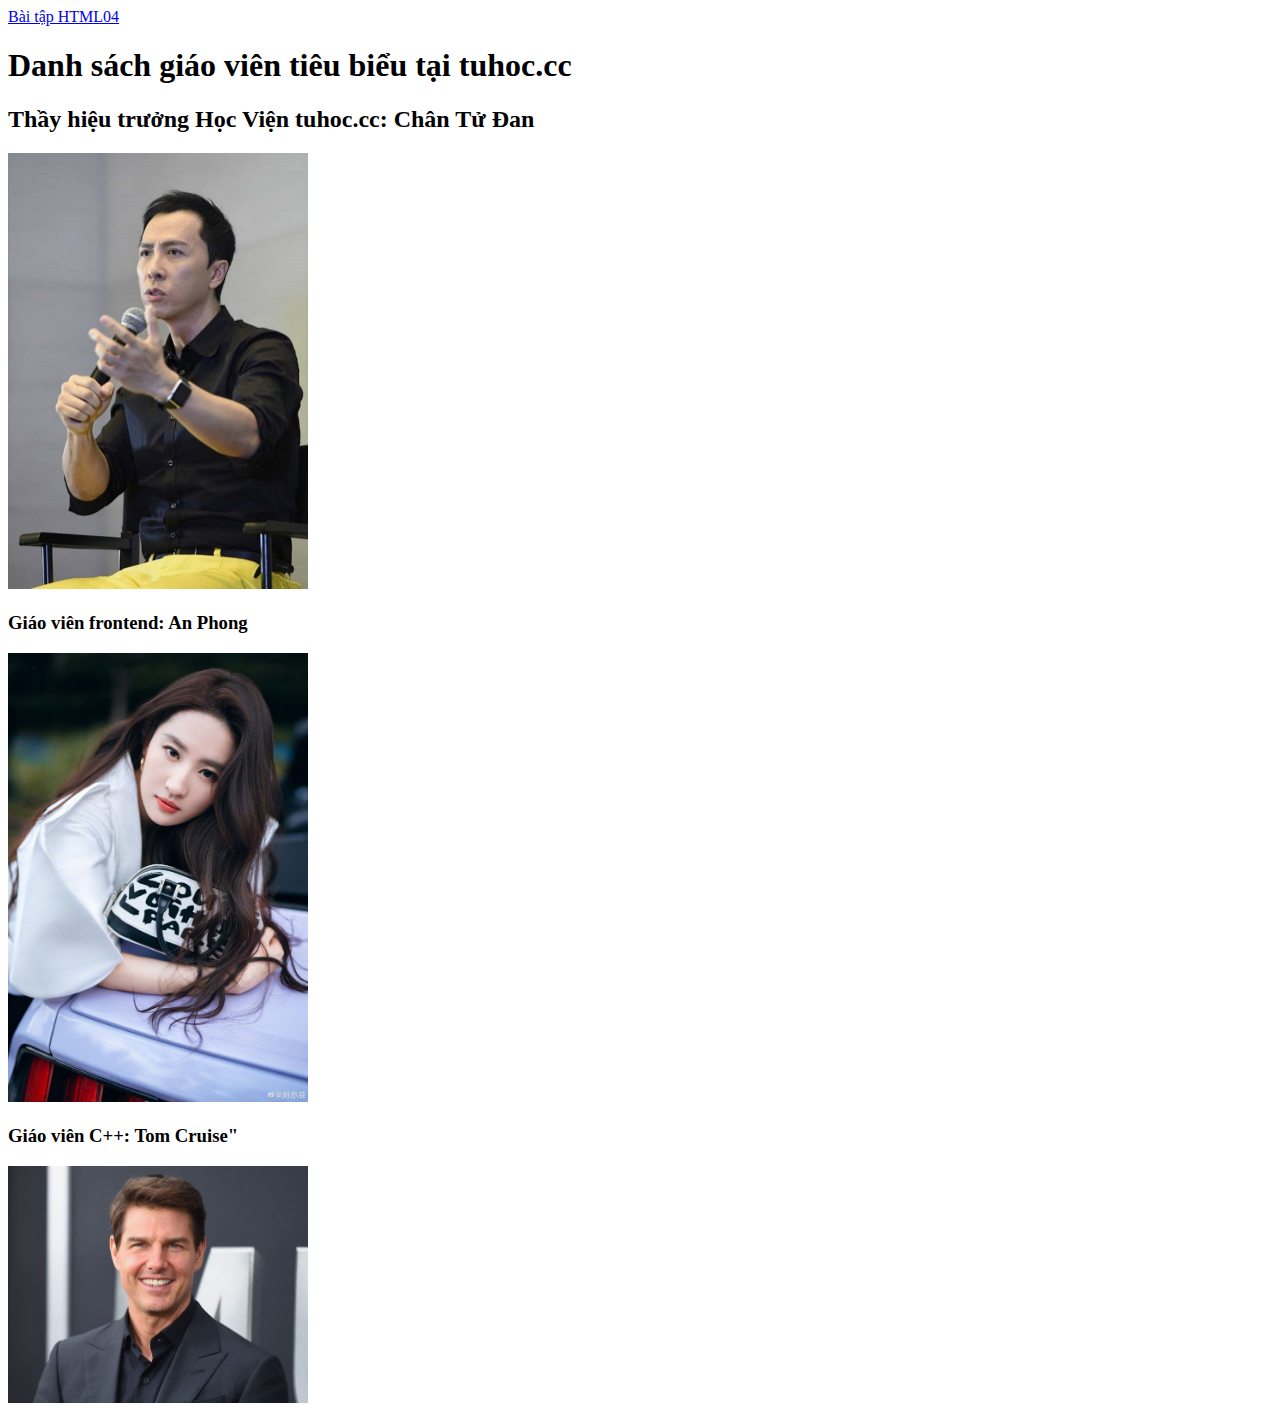
<file: Nguyen Duc Manh 2.1/🧀 Web Programming/☘ html css/10.baitap04-inline-internal-external-css/index.html>
<!DOCTYPE html>
<html lang="vi">

<head>
    <meta charset="UTF-8">
    <meta name="viewport" content="width=device-width, initial-scale=1.0">
    <title>Bài tập HTML04 </title>
</head>

<body>
    <a href="http://tuhoc.cc/">Bài tập HTML04</a>
    <!-- 1.Dùng css inline Cho tiêu đề color: red-->
    <h1>Danh sách giáo viên tiêu biểu tại tuhoc.cc</h1>

    <!-- 2.Dùng internal css  Cho tên thầy hiệu trưởng màu blue color: blue-->
    <h2>Thầy hiệu trưởng Học Viện tuhoc.cc: Chân Tử Đan</h2>
    <img src="./img/hieutruong.jpg" alt="hiệu trưởng Học Viện tuhoc.cc" width="300">

    <!-- 3.Dùng external css Cho tên giáo viên C++, giáo viên front end màu: color: green -->
    <h3>Giáo viên frontend: An Phong</h3>
    <img src="./img/giao-vien-frontend.jpg" alt="Giáo viên frontend: An Phong" width="300">
    <h3>Giáo viên C++: Tom Cruise"</h3>
    <img src="./img/giao-vien-c.jpg" alt="Giáo viên C++: Tom Cruise" width="300">
</body>

</html>
</file>
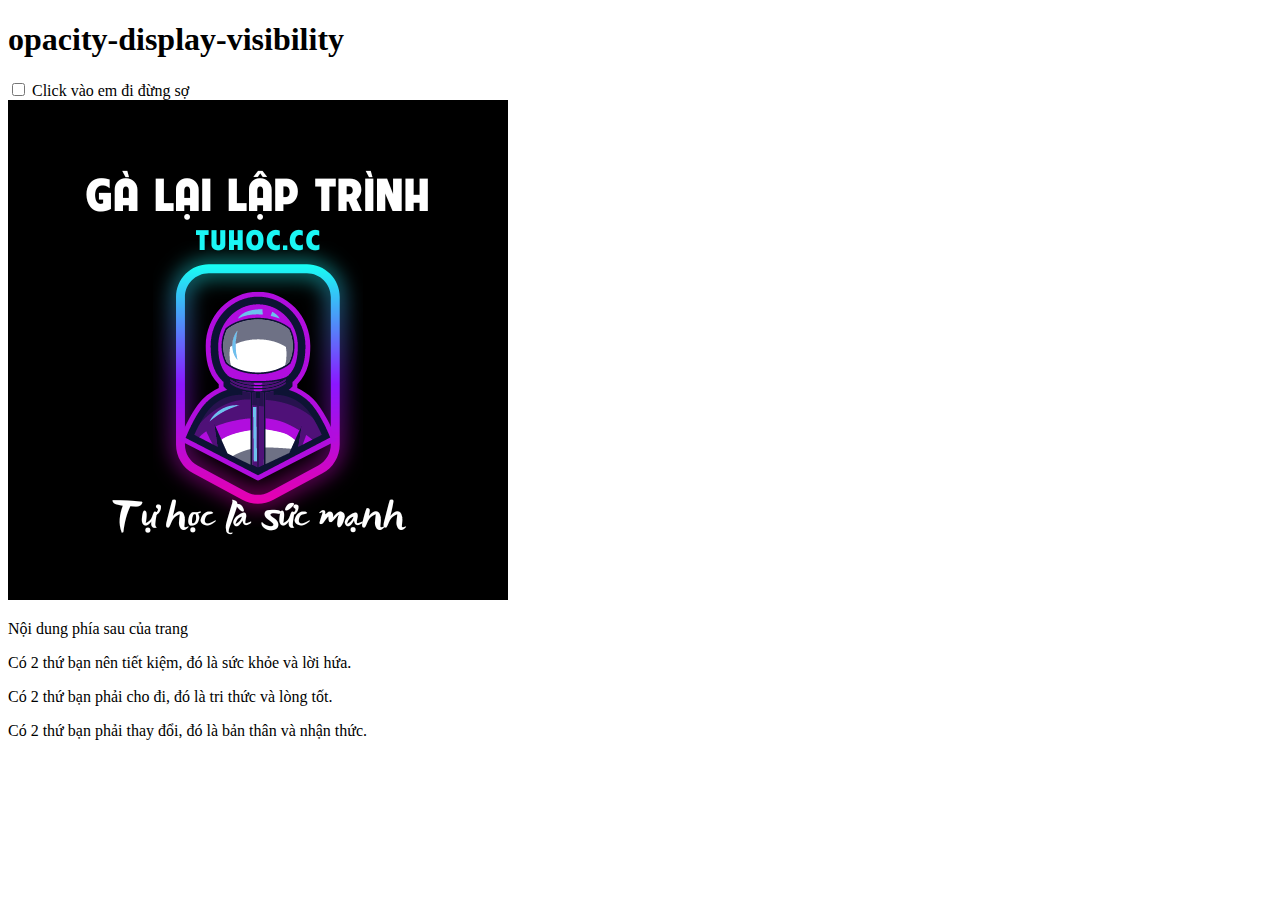
<file: Nguyen Duc Manh 2.1/🧀 Web Programming/☘ html css/11.lythuyet-24.2-sudung-opacity-display-visibility/index.html>
<!DOCTYPE html>
<html lang="vi">

<head>
    <meta charset="UTF-8">
    <meta name="viewport" content="width=device-width, initial-scale=1.0">
    <link rel="stylesheet" href="style.css">
    <title>Trường hợp sử dụng opacity-display-visibility Tuhoc.cc</title>
</head>

<body>
    <h1>opacity-display-visibility</h1>
    <input type="checkbox"> Click vào em đi đừng sợ <br>
    <img src="./img/logo.png" alt="tuhoc.cc">
    <p>Nội dung phía sau của trang</p>
    <p>Có 2 thứ bạn nên tiết kiệm, đó là sức khỏe và lời hứa.</p>
    <p>Có 2 thứ bạn phải cho đi, đó là tri thức và lòng tốt.</p>
    <p>Có 2 thứ bạn phải thay đổi, đó là bản thân và nhận thức.</p>
</body>

</html>
</file>
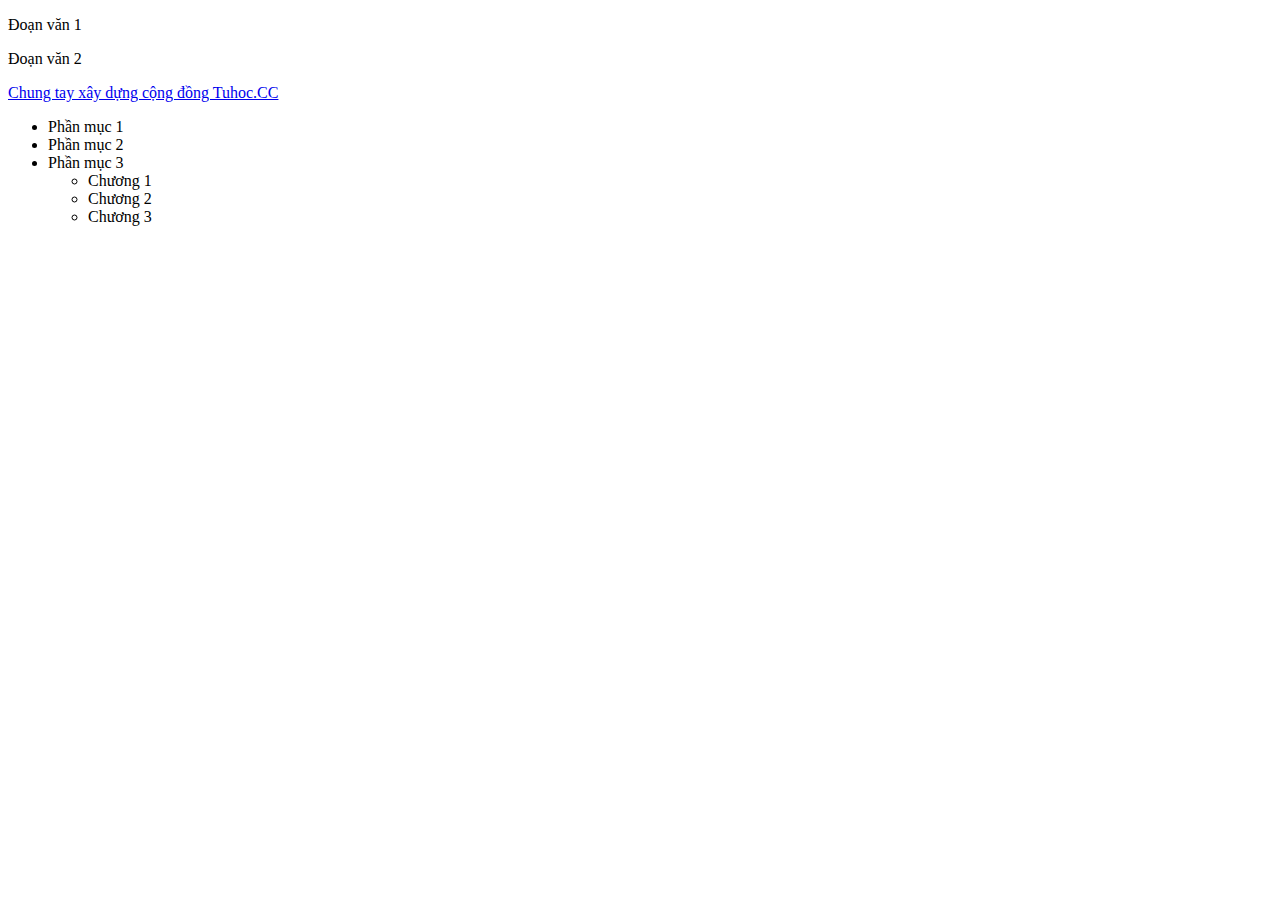
<file: Nguyen Duc Manh 2.1/🧀 Web Programming/☘ html css/12.baitap05- star- selector/index.html>
<!DOCTYPE html>
<html lang="vi">

<head>
    <meta charset="UTF-8">
    <meta name="viewport" content="width=device-width, initial-scale=1.0">
    <link rel="stylesheet" href="style.css">
    <title>Bài tập 05 - * selector </title>
</head>

<body>
    <p>Đoạn văn 1</p>
    <p>Đoạn văn 2</p>
    <a href="http://tuhoc.cc">Chung tay xây dựng cộng đồng Tuhoc.CC</a>

    <ul>
        <li>Phần mục 1</li>
        <li>Phần mục 2</li>
        <li>
            Phần mục 3
            <ul>
                <li>Chương 1</li>
                <li>Chương 2</li>
                <li>Chương 3</li>
            </ul>
        </li>
    </ul>
</body>

</html>
</file>
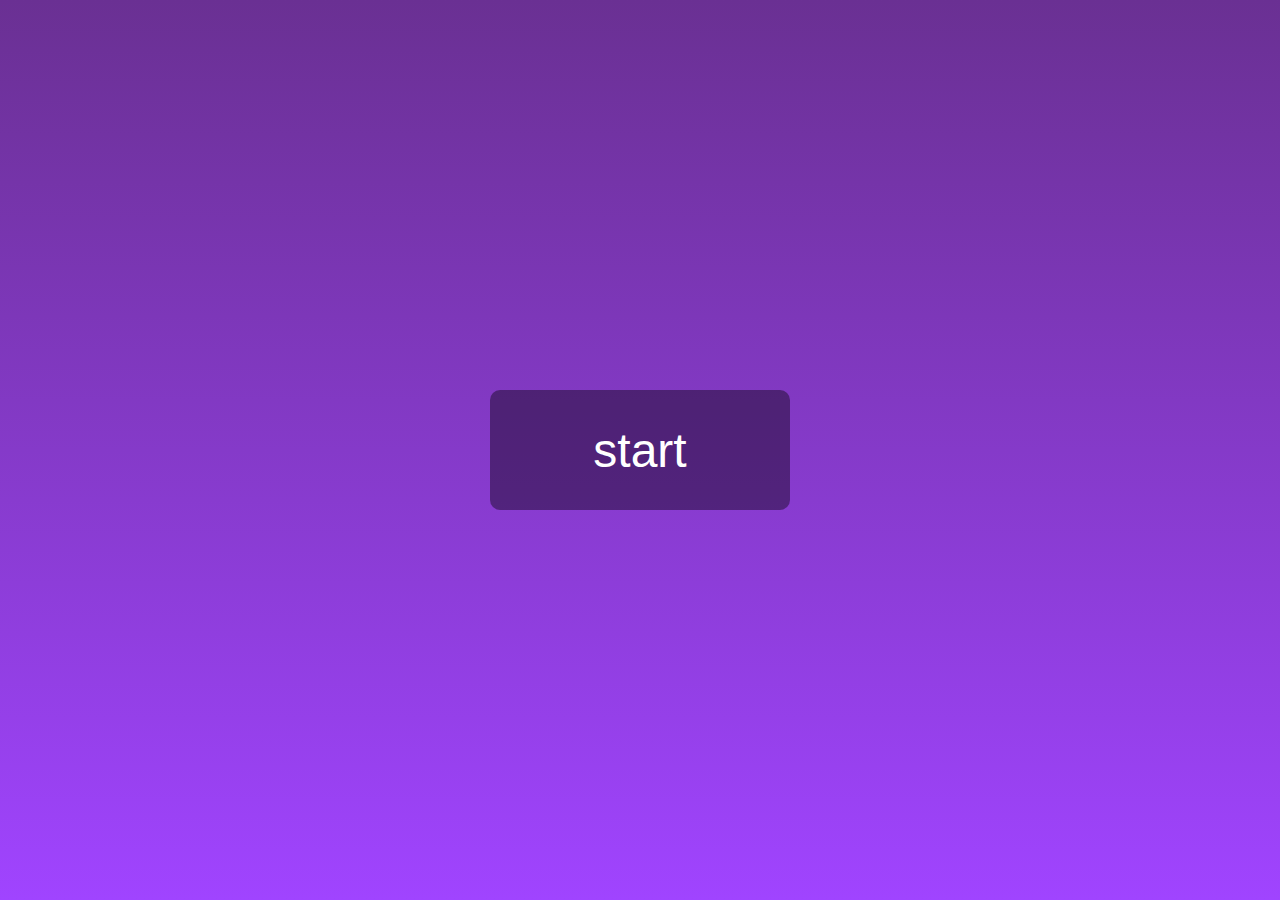
<file: Nguyen Duc Manh 2.1/🧀 Web Programming/☘ html css/🥩🥩/36.4 - Dom - Digital clock - ví dụ vận dung DOM/index.html>
<!DOCTYPE html>
<html lang="en">

<head>
    <meta charset="UTF-8">
    <meta name="viewport" content="width=device-width, initial-scale=1.0">
    <title>36.4. Digital Clock - Ví dụ vận dụng DOM</title>
    <link rel="stylesheet" href="style.css">
</head>

<body>
    <div class="clock-container">
        <div class="clock" id="clock"> start </div>
    </div>
    <!-- js -->
    <script src="./main.js"></script>
</body>

</html>
</file>
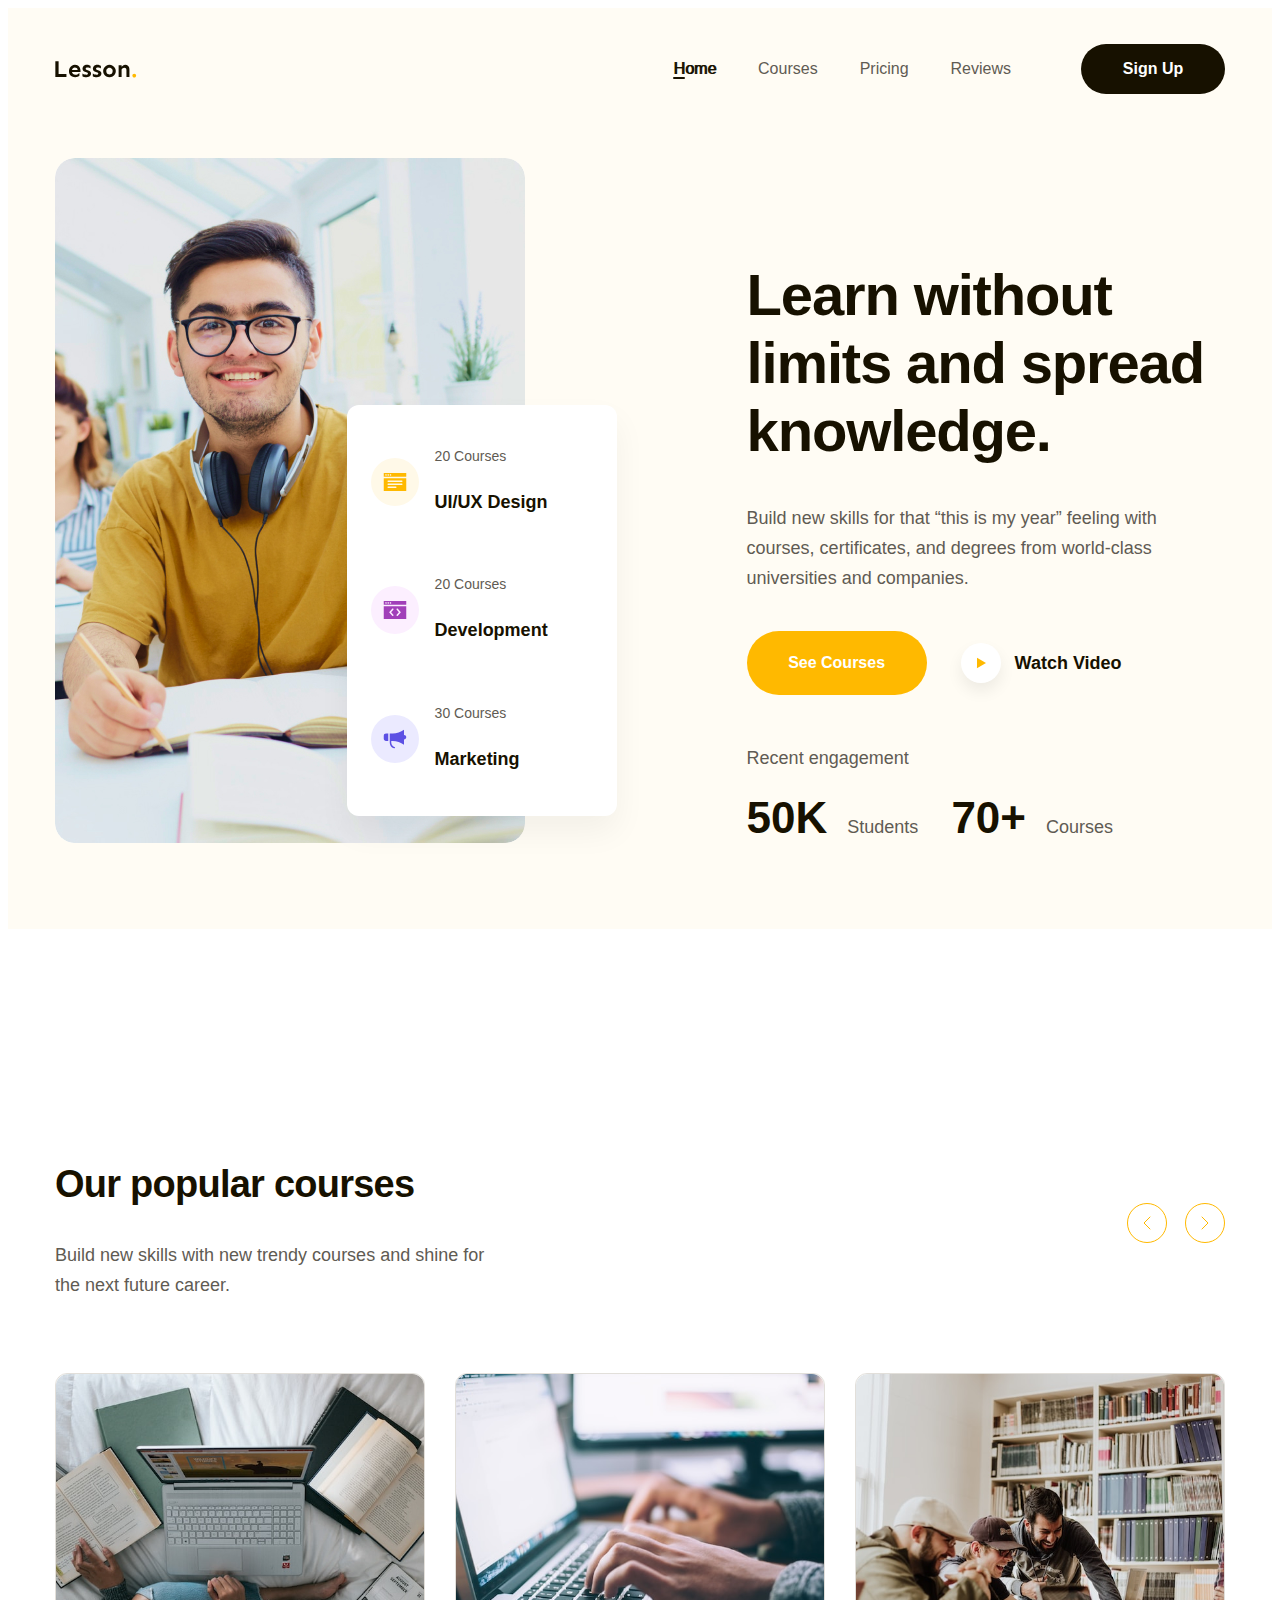
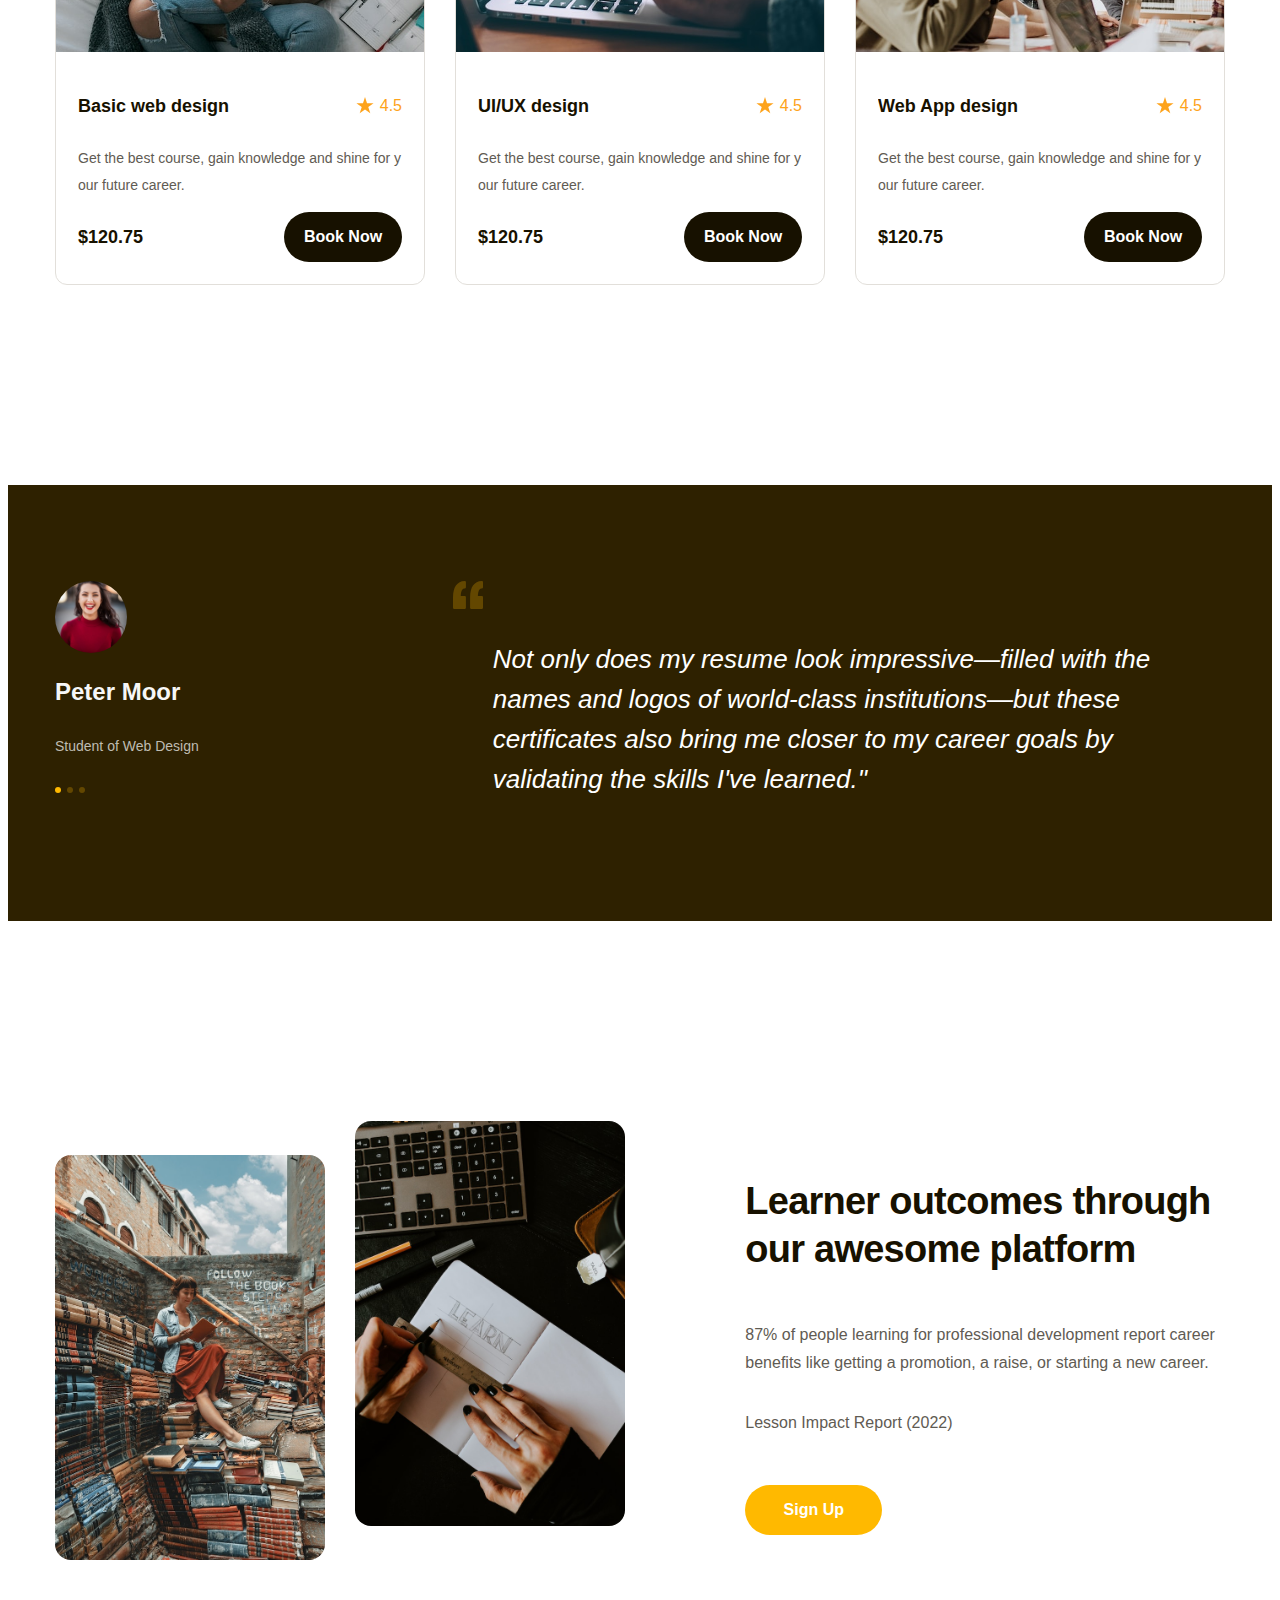
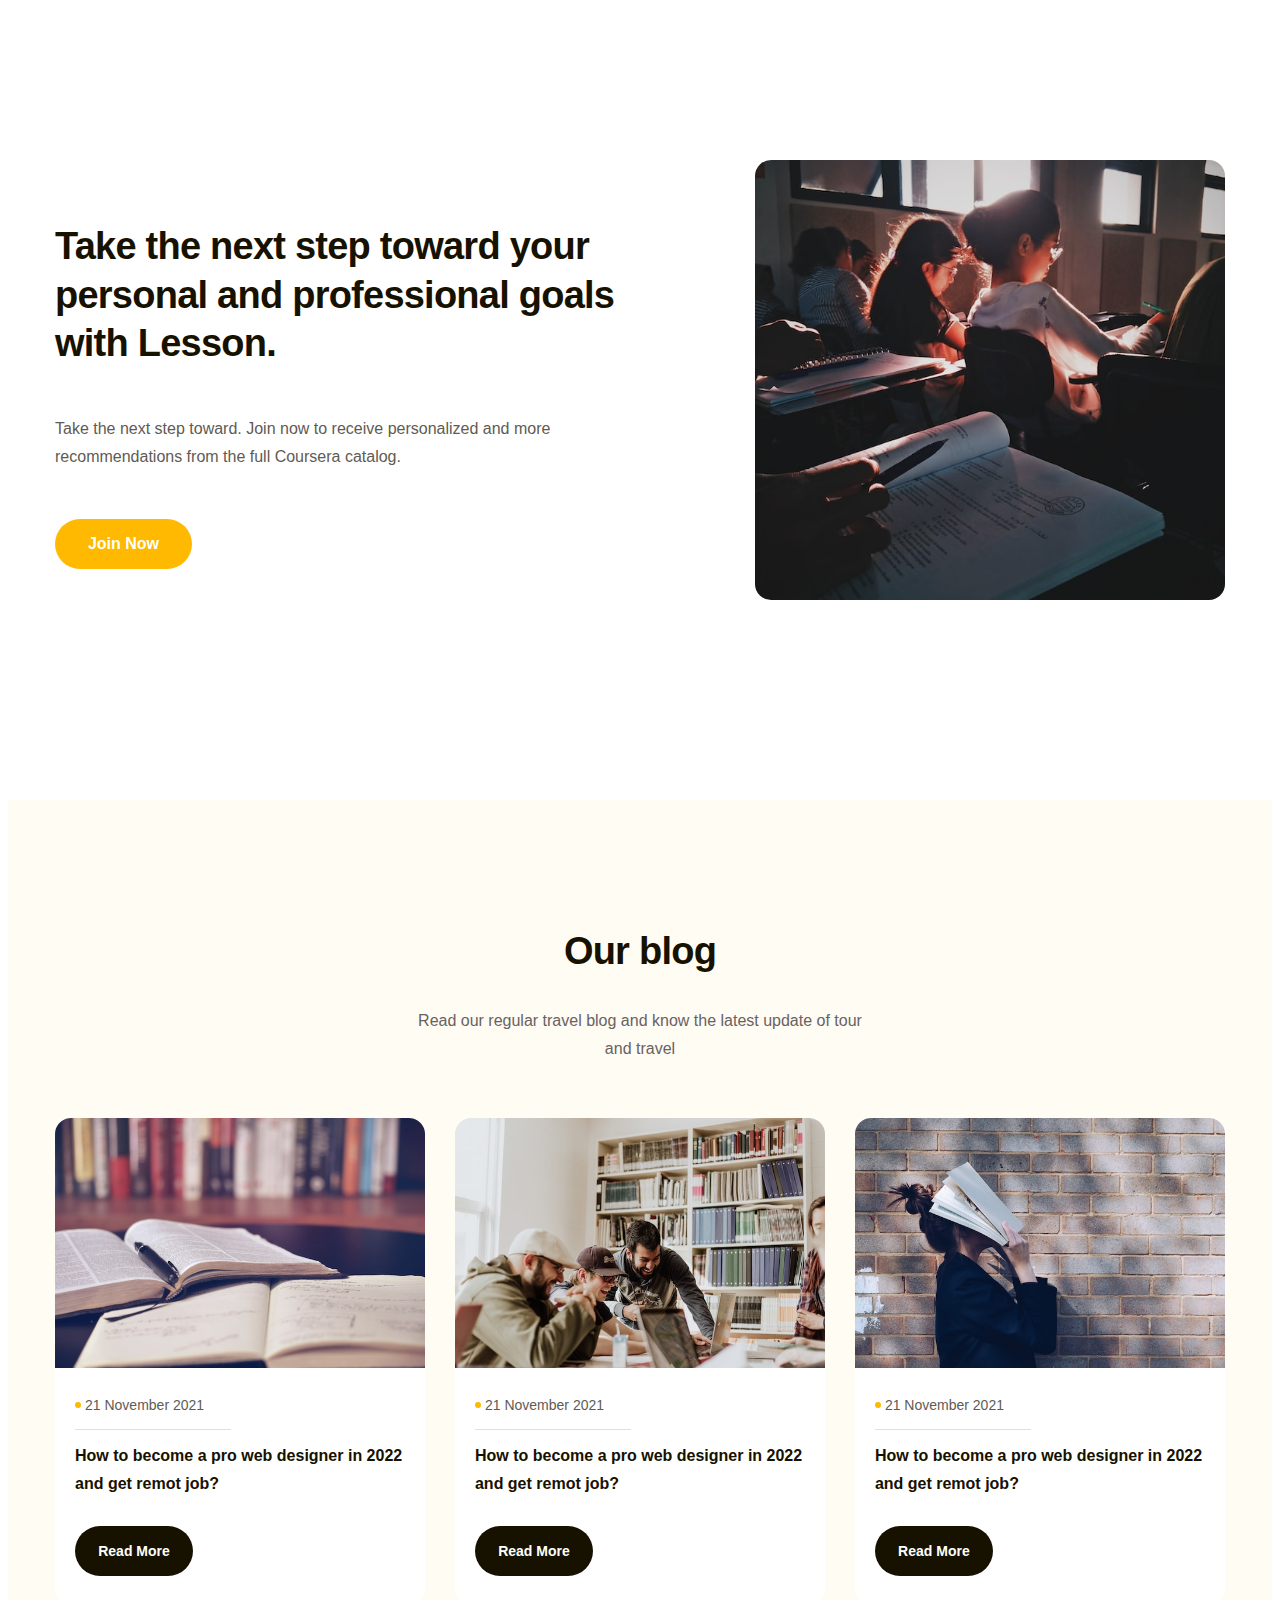
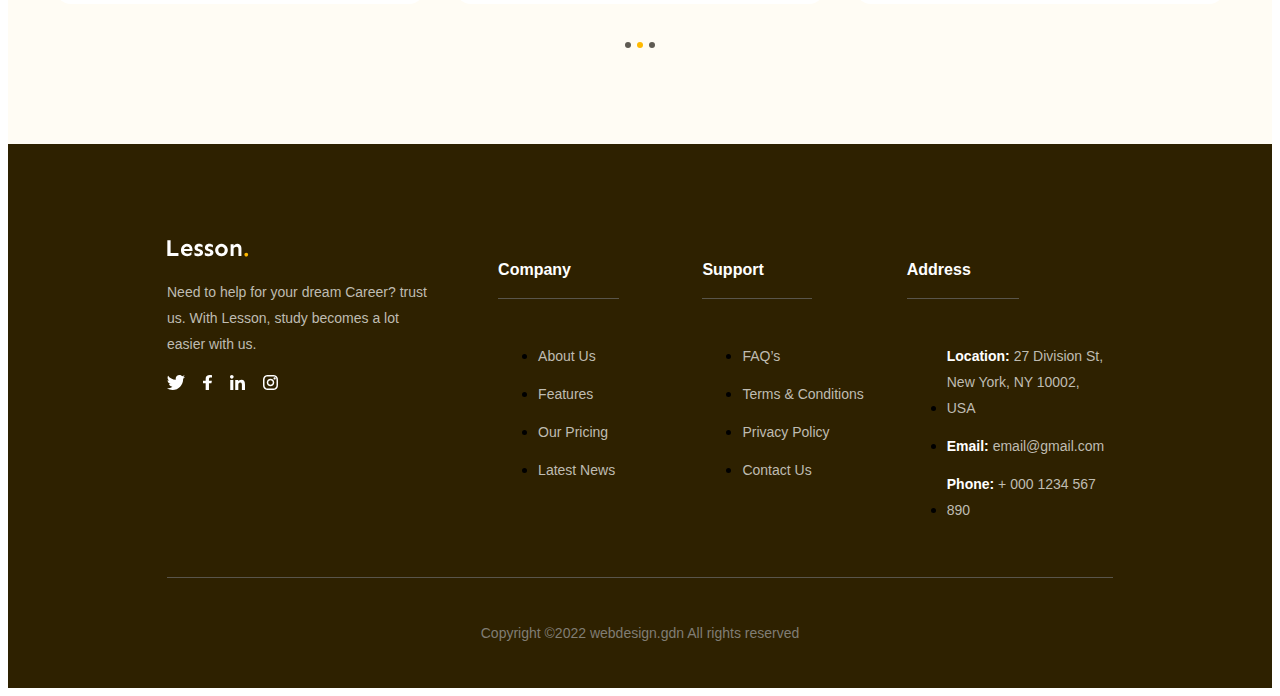
<file: Nguyen Duc Manh 2.1/🧀 Web Programming/☘ html css/🥩🥩/🍰 project check 1/index.html>
<!DOCTYPE html>
<html lang="en">

<head>
    <!-- styles -->
    <link rel="stylesheet" href="./assets/css/style.css">
    <title> lesson </title>
</head>

<!-- 1 hộp bánh chocopie-->

<body>
    <!-- gói bánh mẫu giới thiệu ngoài header  -->
    <header class="header fixed">
        <!-- vỏ nhựa đựng bánh -->
        <div class="main-content">
            <!-- các bánh -->
            <div class="body">
                <!-- bánh 1 logo -->
                <img src="./assets/img/logo.svg" alt="Lesson." class="logo">
                <!-- bánh 2 nav -->
                <nav class="nav">
                    <ul>
                        <li class="active">
                            <a href="#!">Home</a>
                        </li>
                        <li>
                            <a href="#!">Courses</a>
                        </li>
                        <li>
                            <a href="#!">Pricing</a>
                        </li>
                        <li>
                            <a href="#!">Reviews</a>
                        </li>
                    </ul>
                </nav>
                <!-- bánh 3 action -->
                <div class="action">
                    <a href="#!" class="btn btn-sign-up">Sign Up</a>
                </div>
            </div>
        </div>
    </header>
    <!-------------------------------------------------------------------------------------------------------------------------------->
    <!-- bánh bên trong  main -->
    <main>
        <!-- gói bánh đầu tiên hero -->
        <div class="hero">
            <!-- vỏ nhựa đựng bánh -->
            <div class="main-content">
                <!-- các bánh -->
                <div class="body">

                    <!-- bánh 1 hero left -->
                    <div class="media-block">
                        <!-- miếng bánh 1 img -->
                        <img src="./assets/img/hero-img.jpg" class="img">
                        <!-- miếng bánh 2 thẻ -->
                        <div class="hero-summary">
                            <!-- tầng 1 miếng bánh 2 item1 -->
                            <div class="item">
                                <!-- phần bánh icon -->
                                <div class="icon">
                                    <img src="./assets/icon/des.svg" alt="">
                                </div>
                                <!-- phần kem info -->
                                <div class="info">
                                    <p class="label">20 Courses</p>
                                    <p class="title">UI/UX Design</p>
                                </div>
                            </div>
                            <!-- tầng 2 miếng bánh 2 item2 -->
                            <div class="item">
                                <!-- phần bánh icon -->
                                <div class="icon icon2">
                                    <img src="./assets/icon/dev.svg" alt="">
                                </div>
                                <!-- phần kem info -->
                                <div class="info">
                                    <p class="label">20 Courses</p>
                                    <p class="title">Development</p>
                                </div>
                            </div>
                            <!-- tầng 3 miếng bánh 2 item3 -->
                            <div class="item">
                                <!-- phần bánh icon -->
                                <div class="icon icon3">
                                    <img src="./assets/icon/marketing.svg" alt="">
                                </div>
                                <!-- phần kem info -->
                                <div class="info">
                                    <p class="label">30 Courses</p>
                                    <p class="title">Marketing</p>
                                </div>
                            </div>
                        </div>
                    </div>

                    <!-- bánh 2 hero right -->
                    <div class="content-block">
                        <h1 class="heading">Learn without limits and spread knowledge.</h1>
                        <p class="desc">
                            Build new skills for that “this is my year” feeling with courses, certificates, and degrees from world-class universities and companies.
                        </p>

                        <div class="cta-group">
                            <a href="#!" class="btn hero-cta">See Courses</a>
                            <button class="watch-video">
                                <div class="icon">
                                    <img src="./assets/icon/play.svg" alt="">
                                </div>
                                <span>Watch Video</span>
                            </button>
                        </div>

                        <p class="desc desc-recent">Recent engagement</p>
                        <p class="desc stats">
                            <strong>50K</strong> Students
                            <strong>70+</strong> Courses
                        </p>

                    </div>

                </div>
            </div>
        </div>
        <!-------------------------------------------------------------------------------------------------------------------------------->
        <!-- gói bánh thứ 2 popular -->
        <div class="popular">
            <!-- vỏ nhựa đựng bánh -->
            <div class="main-content">
                <!-- các bánh -->
                <div class="popular-top">
                    <!-- popular left -->
                    <div class="info">
                        <h2 class="heading-lv2">Our popular courses</h2>
                        <p class="desc">Build new skills with new trendy courses and shine for the next future career.
                        </p>
                    </div>

                    <!-- popular right -->
                    <div class="controls">
                        <button class="control-btn">
                            <svg width="8" height="14" viewBox="0 0 8 14" fill="none"
                                xmlns="http://www.w3.org/2000/svg">
                                <path d="M7 1L1 7L7 13" stroke="currentColor" stroke-linecap="round"
                                    stroke-linejoin="round" />
                            </svg>

                        </button>
                        <button class="control-btn">
                            <svg width="8" height="14" viewBox="0 0 8 14" fill="none"
                                xmlns="http://www.w3.org/2000/svg">
                                <path d="M1 1L7 7L1 13" stroke="currentColor" stroke-linecap="round"
                                    stroke-linejoin="round" />
                            </svg>

                        </button>
                    </div>

                </div>

                <div class="course-list">
                    <!-- item 1 -->
                    <div class="course-item">
                        <a href="#!"><img src="./assets/img/course-1.jpg" alt="Basic web design" class="thumb"></a>
                        <div class="info">
                            <div class="head">
                                <h3 class="title"><a class="line-clamp break-all" href="#!">Basic web design</a></h3>
                                <div class="rating">
                                    <img src="./assets/icon/star.svg" alt="" class="star">
                                    <span class="value">4.5</span>
                                </div>
                            </div>
                            <p class="desc line-clamp line-2 break-all">Get the best course, gain knowledge and shine for your future career.</p>

                            <div class="foot">
                                <span class="price">$120.75</span>
                                <button class="btn btn-book">Book Now</button>
                            </div>
                        </div>
                    </div>

                    <!-- item 2 -->
                    <div class="course-item">
                        <a href="#!"><img src="./assets/img/course-2.jpg" alt="UI/UX design" class="thumb"></a>
                        <div class="info">
                            <div class="head">
                                <h3 class="title"><a class="line-clamp break-all" href="#!">UI/UX design</a></h3>
                                <div class="rating">
                                    <img src="./assets/icon/star.svg" alt="" class="star">
                                    <span class="value">4.5</span>
                                </div>
                            </div>
                            <p class="desc  line-clamp line-2 break-all">Get the best course, gain knowledge and shine for your future career.
                            </p>

                            <div class="foot">
                                <span class="price">$120.75</span>
                                <button class="btn btn-book">Book Now</button>
                            </div>
                        </div>
                    </div>

                    <!-- item 3 -->
                    <div class="course-item">
                        <a href="#!"><img src="./assets/img/course-3.jpg" alt="Web App design" class="thumb"></a>
                        <div class="info">
                            <div class="head">
                                <h3 class="title"><a class="line-clamp break-all" href="#!">Web App design</a></h3>
                                <div class="rating">
                                    <img src="./assets/icon/star.svg" alt="" class="star">
                                    <span class="value">4.5</span>
                                </div>
                            </div>
                            <p class="desc  line-clamp line-2 break-all">Get the best course, gain knowledge and shine for your future career.
                            </p>

                            <div class="foot">
                                <span class="price">$120.75</span>
                                <button class="btn btn-book">Book Now</button>
                            </div>
                        </div>
                    </div>
                </div>
            </div>
        </div>
        <!-------------------------------------------------------------------------------------------------------------------------------->
        <!-- gói bánh thứ hai feedback -->
        <div class="feedback">
            <!-- vỏ nhựa -->
            <div class="main-content">
                <div class="feedback-list">

                    <!-- item 1 -->
                    <div class="feedback-item">
                        <!-- khối bên trái -->
                        <div class="info">
                            <img src="./assets/img/ava1.jpg" alt="Peter Moor" class="avatar">
                            <p class="member-name">Peter Moor</p>
                            <p class="desc">Student of Web Design</p>
                            <div class="dots">
                                <span class="dot active"></span>
                                <span class="dot"></span>
                                <span class="dot"></span>
                            </div>
                        </div>
                        <!-- khối bên phải -->
                        <div class="content">
                            <img src="./assets/icon/open-quote.svg" alt="" class="open-quotes">
                            <blockquote>Not only does my resume look impressive—filled with the names and logos of world-class institutions—but these certificates also bring me closer to my career goals by validating the skills I've learned." </blockquote>
                        </div>
                    </div>

                    <!-- item 2 -->
                    <div class="feedback-item">
                        <!-- khối bên trái -->
                        <div class="info">
                            <img src="./assets/img/ava2.jpg" alt="Peter Moor" class="avatar">
                            <p class="member-name">Peter Moor</p>
                            <p class="desc">Student of Web Design</p>
                            <div class="dots">
                                <span class="dot"></span>
                                <span class="dot active"></span>
                                <span class="dot"></span>
                            </div>
                        </div>
                        <!-- khối bên phải -->
                        <div class="content">
                            <img src="./assets/icon/open-quote.svg" alt="" class="open-quotes">
                            <blockquote>Not only does my resume look impressive—filled with the names and logos of world-class institutions—but these certificates also bring me closer to my career goals by validating the skills I've learned." </blockquote>
                        </div>
                    </div>


                    <!-- item 3 -->
                    <div class="feedback-item">
                        <!-- khối bên trái -->
                        <div class="info">
                            <img src="./assets/img/ava3.jpg" alt="Peter Moor" class="avatar">
                            <p class="member-name">Peter Moor</p>
                            <p class="desc">Student of Web Design</p>
                            <div class="dots">
                                <span class="dot"></span>
                                <span class="dot"></span>
                                <span class="dot active"></span>
                            </div>
                        </div>
                        <!-- khối bên phải -->
                        <div class="content">
                            <img src="./assets/icon/open-quote.svg" alt="" class="open-quotes">
                            <blockquote>Not only does my resume look impressive—filled with the names and logos of world-class institutions—but these certificates also bring me closer to my career goals by validating the skills I've learned." </blockquote>
                        </div>
                    </div>
                </div>
            </div>
        </div>

        <!-- features 1 -->
        <div class="features">
            <div class="main-content">
                <div class="body">
                    <div class="images">
                        <img class="lower" src="./assets/img/learn1.jpg" alt="Learner outcomes through our awesome platform">
                        <img src="./assets/img/learn2.jpg" alt="Learner outcomes through our awesome platform">
                    </div>
                    <div class="content">
                        <h2 class="heading-lv2">Learner outcomes through our awesome platform</h2>
                        <p class="desc">87% of people learning for professional development report career benefits like getting a promotion, a raise, or starting a new career.</p>
                        <p class="desc">Lesson Impact Report (2022)</p>
                        <a href="#!" class="btn cta-btn">Sign Up</a>
                    </div>
                </div>
            </div>
        </div>

        <!-- features 2 -->
        <div class="features features-2nd">
            <div class="main-content">
                <div class="body">
                    <div class="images">
                        <img src="./assets/img/learn3.jpg" alt="Take the next step toward your personal and professional goals with Lesson.">
                    </div>
                    <div class="content">
                        <h2 class="heading-lv2">Take the next step toward your personal and professional goals with Lesson.
                        </h2>
                        <p class="desc">Take the next step toward. Join now to receive personalized and more recommendations from the full Coursera catalog.</p>
                        <a href="#!" class="btn cta-btn">Join Now</a>
                    </div>
                </div>
            </div>
        </div>

        <!-- Blogs -->
        <div class="blogs">
            <div class="main-content">
                <div class="blog-top">
                    <h2 class="heading-lv2">Our blog</h2>
                    <p class="desc">Read our regular travel blog and know the latest update of tour and travel</p>
                </div>

                <div class="blog-list">
                    <!-- item 1 -->
                    <div class="item">
                        <a href="#!"><img src="./assets/img/blog1.jpg" alt="How to become a pro web designer in 2022 and get remot job?" class="thumb"></a>
                        <div class="info">
                            <span class="date">21 November 2021</span>
                            <a href="http://tuhoc.cc">
                                <h3 class="title">How to become a pro web designer in 2022 and get remot job?</h3>
                            </a>
                            <a href="#!" class="btn">Read More</a>
                        </div>
                    </div>

                    <!-- item 2 -->
                    <div class="item">
                        <a href="#!"><img src="./assets/img/blog2.jpg" alt="How to become a pro web designer in 2022 and get remot job?" class="thumb"></a>
                        <div class="info">
                            <span class="date">21 November 2021</span>
                            <a href="#!">
                                <h3 class="title">How to become a pro web designer in 2022 and get remot job?</h3>
                            </a>
                            <a href="#!" class="btn">Read More</a>
                        </div>
                    </div>

                    <!-- item 3 -->
                    <div class="item">
                        <a href="#!"><img src="./assets/img/blog3.jpg" alt="How to become a pro web designer in 2022 and get remot job?" class="thumb"></a>
                        <div class="info">
                            <span class="date">21 November 2021</span>
                            <a href="#!">
                                <h3 class="title">How to become a pro web designer in 2022 and get remot job?</h3>
                            </a>
                            <a href="#!" class="btn">Read More</a>
                        </div>
                    </div>

                    <!-- item 4 -->
                    <div class="item">
                        <a href="#!"><img src="./assets/img/blog1.jpg" alt="How to become a pro web designer in 2022 and get remot job?" class="thumb"></a>
                        <div class="info">
                            <span class="date">21 November 2021</span>
                            <a href="http://tuhoc.cc">
                                <h3 class="title">How to become a pro web designer in 2022 and get remot job?</h3>
                            </a>
                            <a href="#!" class="btn">Read More</a>
                        </div>
                    </div>

                    <!-- item 5 -->
                    <div class="item">
                        <a href="#!"><img src="./assets/img/blog2.jpg" alt="How to become a pro web designer in 2022 and get remot job?" class="thumb"></a>
                        <div class="info">
                            <span class="date">21 November 2021</span>
                            <a href="#!">
                                <h3 class="title">How to become a pro web designer in 2022 and get remot job?</h3>
                            </a>
                            <a href="#!" class="btn">Read More</a>
                        </div>
                    </div>

                    <!-- item 6 -->
                    <div class="item">
                        <a href="#!"><img src="./assets/img/blog3.jpg" alt="How to become a pro web designer in 2022 and get remot job?" class="thumb"></a>
                        <div class="info">
                            <span class="date">21 November 2021</span>
                            <a href="#!">
                                <h3 class="title">How to become a pro web designer in 2022 and get remot job?</h3>
                            </a>
                            <a href="#!" class="btn">Read More</a>
                        </div>
                    </div>

                    <!-- item 7 -->
                    <div class="item">
                        <a href="#!"><img src="./assets/img/blog1.jpg" alt="How to become a pro web designer in 2022 and get remot job?" class="thumb"></a>
                        <div class="info">
                            <span class="date">21 November 2021</span>
                            <a href="http://tuhoc.cc">
                                <h3 class="title">How to become a pro web designer in 2022 and get remot job?</h3>
                            </a>
                            <a href="#!" class="btn">Read More</a>
                        </div>
                    </div>

                    <!-- item 8 -->
                    <div class="item">
                        <a href="#!"><img src="./assets/img/blog2.jpg" alt="How to become a pro web designer in 2022 and get remot job?" class="thumb"></a>
                        <div class="info">
                            <span class="date">21 November 2021</span>
                            <a href="#!">
                                <h3 class="title">How to become a pro web designer in 2022 and get remot job?</h3>
                            </a>
                            <a href="#!" class="btn">Read More</a>
                        </div>
                    </div>

                    <!-- item 9 -->
                    <div class="item">
                        <a href="#!"><img src="./assets/img/blog3.jpg" alt="How to become a pro web designer in 2022 and get remot job?" class="thumb"></a>
                        <div class="info">
                            <span class="date">21 November 2021</span>
                            <a href="#!">
                                <h3 class="title">How to become a pro web designer in 2022 and get remot job?</h3>
                            </a>
                            <a href="#!" class="btn">Read More</a>
                        </div>
                    </div>
                </div>

                <div class="dots">
                    <span class="dot"></span>
                    <span class="dot active"></span>
                    <span class="dot"></span>
                </div>
            </div>
        </div>

    </main>

    <!-- footer -->
    <footer class="footer">
        <div class="main-content">
            <div class="row">
                <!-- column 1 -->
                <div class="column">
                    <img src="./assets/img/logo-white.svg" alt="Lesson." class="logo">
                    <p class="desc">Need to help for your dream Career? trust us. With Lesson, study becomes a lot easier with us.</p>
                    <div class="socials">
                        <a href="">
                            <img src="./assets/icon/twitter.svg" alt="twitter" class="icon">
                        </a>
                        <a href="">
                            <img src="./assets/icon/fb.svg" alt="facebook" class="icon">
                        </a>
                        <a href="">
                            <img src="./assets/icon/linkedin.svg" alt="linkedin" class="icon">
                        </a>
                        <a href="">
                            <img src="./assets/icon/instagram.svg" alt="instagram" class="icon">
                        </a>
                    </div>
                </div>
                <!-- column 2 -->
                <div class="column">
                    <h3 class="title">Company</h3>
                    <ul class="list">
                        <li>
                            <a href="#!">About Us</a>
                        </li>
                        <li>
                            <a href="#!">Features</a>
                        </li>
                        <li>
                            <a href="#!">Our Pricing</a>
                        </li>
                        <li>
                            <a href="#!">Latest News</a>
                        </li>
                    </ul>
                </div>
                <!-- column 3 -->
                <div class="column">
                    <h3 class="title">Support</h3>
                    <ul class="list">
                        <li>
                            <a href="#!">FAQ’s</a>
                        </li>
                        <li>
                            <a href="#!">Terms & Conditions</a>
                        </li>
                        <li>
                            <a href="#!">Privacy Policy</a>
                        </li>
                        <li>
                            <a href="#!">Contact Us</a>
                        </li>
                    </ul>
                </div>
                <!-- column 4 -->
                <div class="column">
                    <h3 class="title">Address</h3>
                    <ul class="list">
                        <li>
                            <a href="#!"><strong>Location:</strong> 27 Division St, New York, NY 10002, USA</a>
                        </li>
                        <li>
                            <a href="#!"><strong>Email:</strong> email@gmail.com</a>
                        </li>
                        <li>
                            <a href="#!"><strong>Phone:</strong> + 000 1234 567 890</a>
                        </li>
                    </ul>
                </div>
            </div>

            <div class="copyright">
                <p>Copyright ©2022 webdesign.gdn All rights reserved</p>
            </div>
        </div>
    </footer>
</body>

</html>
</file>
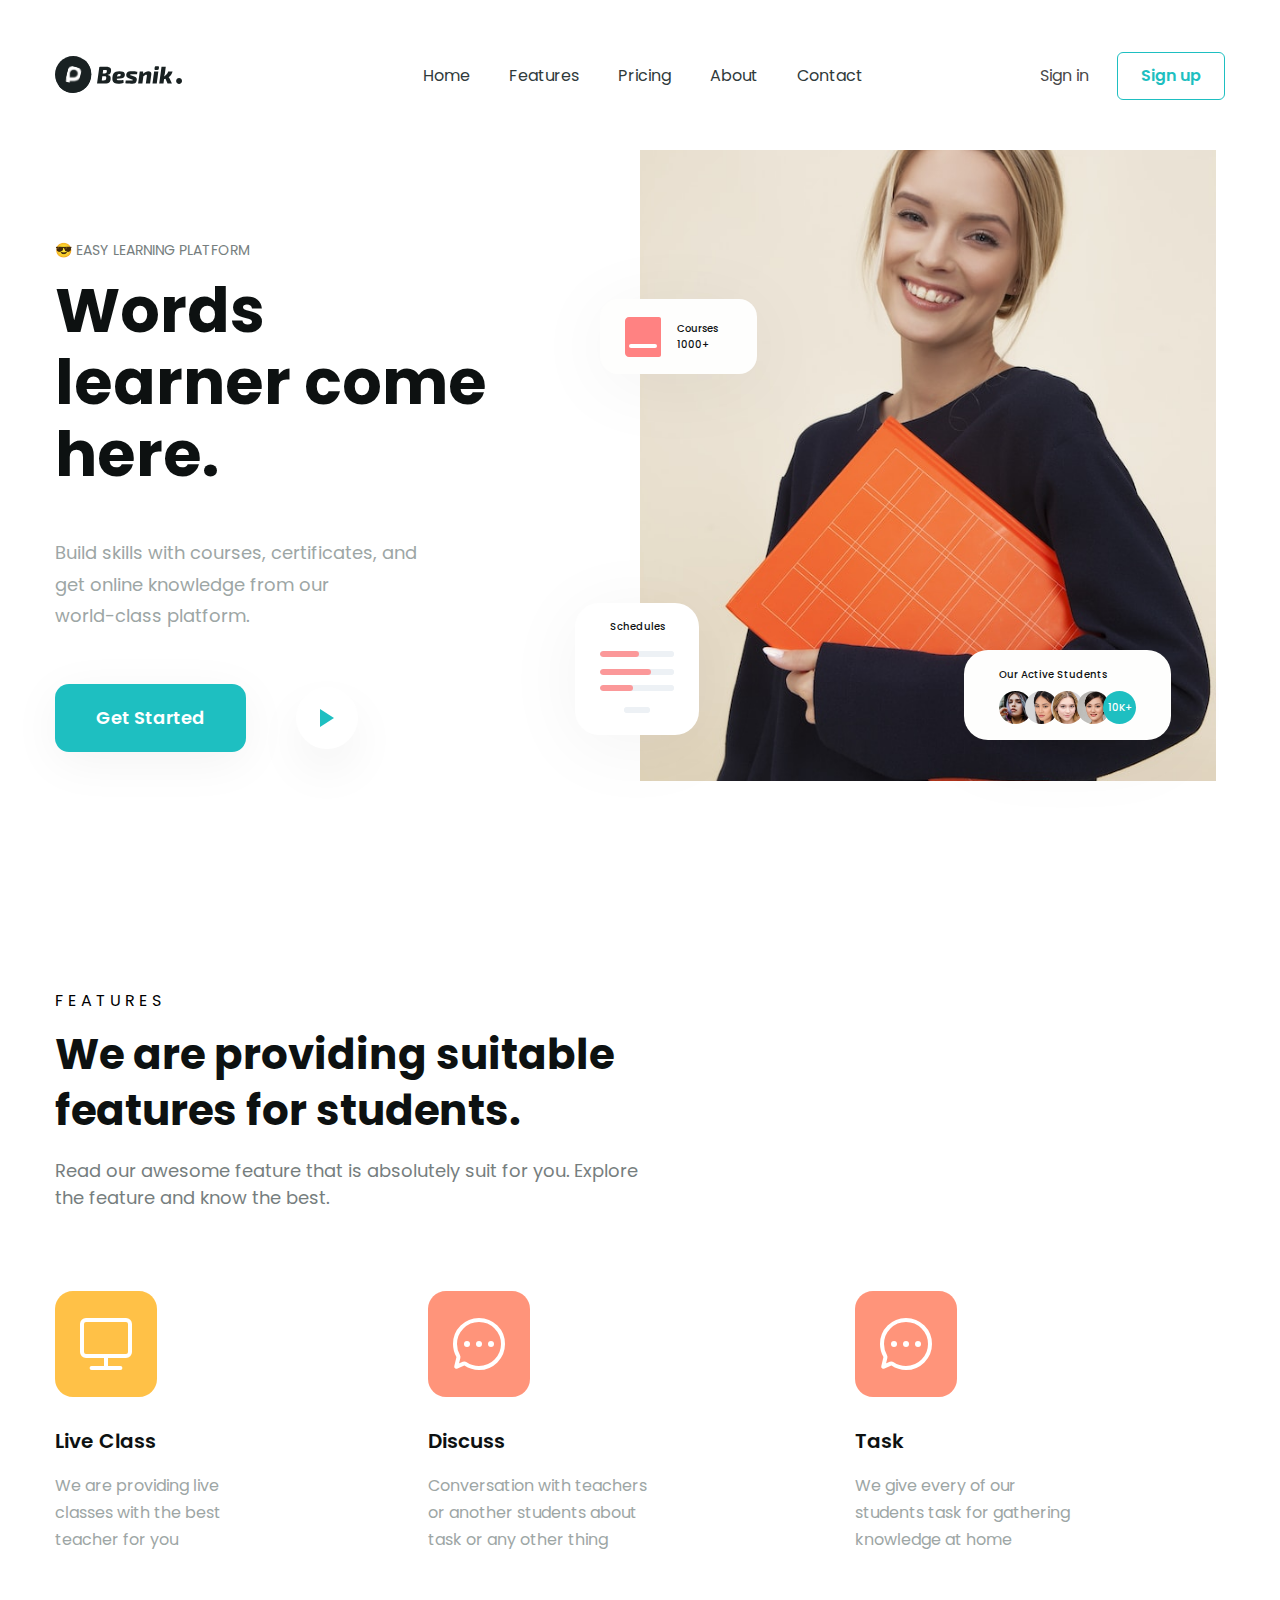
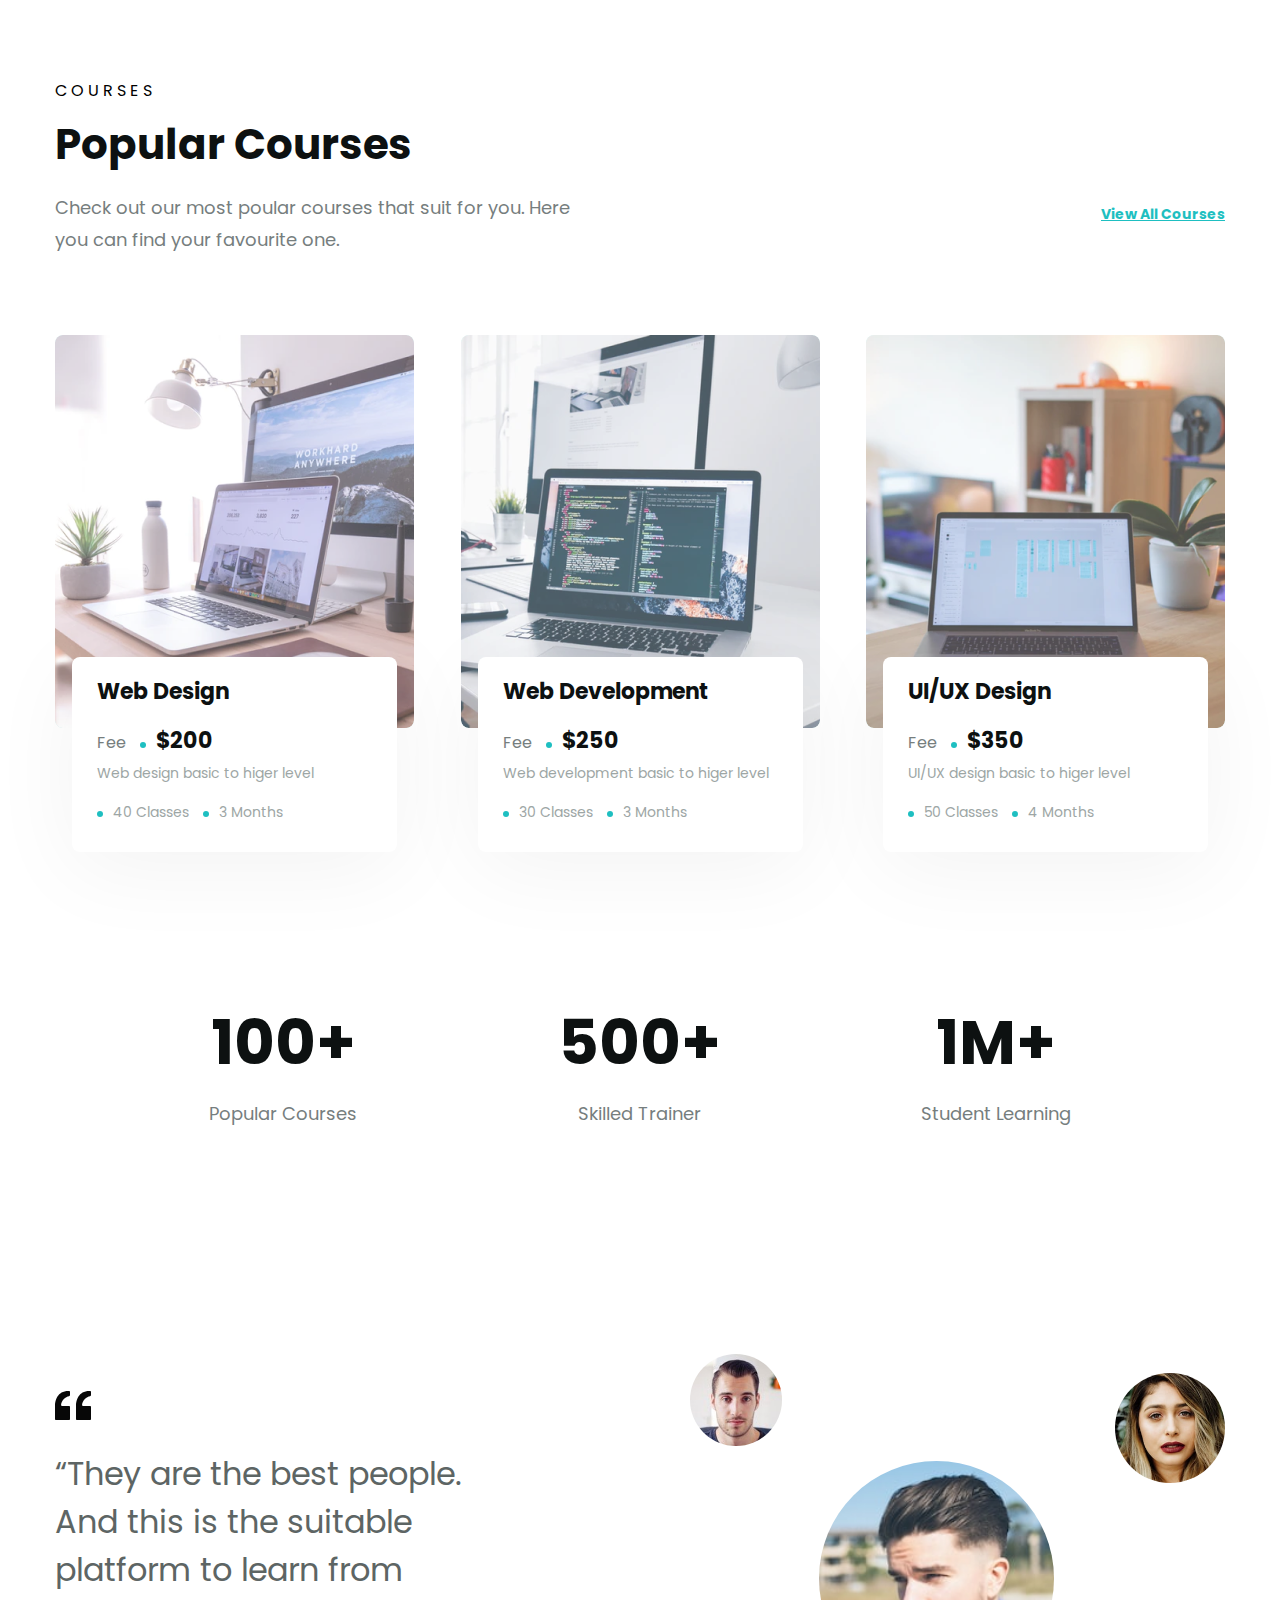
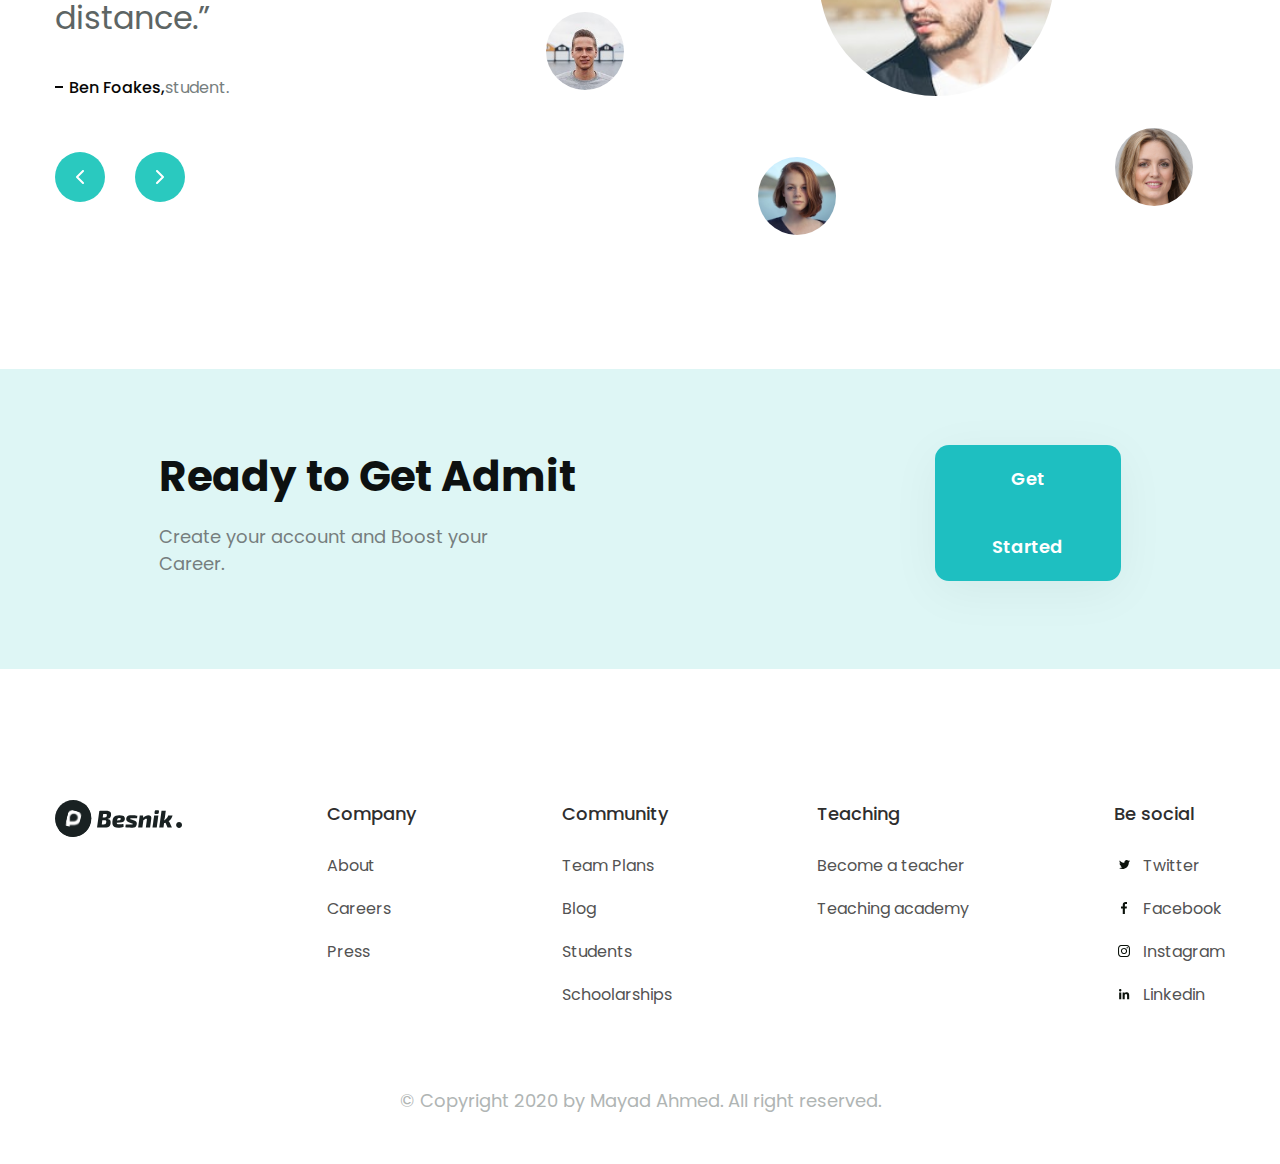
<file: Nguyen Duc Manh 2.1/🧀 Web Programming/☘ html css/🥩🥩/🍰 project check 2/index.html>
<!DOCTYPE html>
<html lang="en">

<head>
    <meta charset="UTF-8">
    <meta name="viewport" content="width=device-width, initial-scale=1.0">
    <!-- reset css -->
    <link rel="stylesheet" href="./assets/css/reset.css">
    <!-- embed fonts -->
    <link rel="preconnect" href="https://fonts.googleapis.com">
    <link rel="preconnect" href="https://fonts.gstatic.com" crossorigin>
    <link href="https://fonts.googleapis.com/css2?family=Poppins:ital,wght@0,400;0,500;0,600;0,700;1,400&display=swap"
        rel="stylesheet">
    <!-- styles -->
    <link rel="stylesheet" href="./assets/css/styles.css">
    <title>Dự án 2 - tự học HTML CSS - Tuhoc.cc</title>
</head>

<body>
    <!-- header -->
    <header class="header fixed">
        <div class="main-content">
            <div class="body">
                <!-- logo -->
                <a href="#!"><img src="./assets/img/logo.svg" alt="Besnik." class="logo"></a>
                <!-- nav -->
                <nav class="nav">
                    <ul>
                        <li>
                            <a href="#!">Home</a>
                        </li>
                        <li>
                            <a href="#!">Features</a>
                        </li>
                        <li>
                            <a href="#!">Pricing</a>
                        </li>
                        <li>
                            <a href="#!">About</a>
                        </li>
                        <li>
                            <a href="#!">Contact</a>
                        </li>
                    </ul>

                </nav>
                <!-- btn action -->
                <div class="action">
                    <a class="action-link" href="#!">Sign in</a>
                    <a class="action-btn" href="#!">Sign up</a>
                </div>
            </div>
        </div>
    </header>


    <main>
        <!-- hero -->
        <div class="hero">
            <div class="main-content">
                <div class="body">
                    <!-- hero left -->
                    <div class="content-block">
                        <p class="top-title">😎 EASY LEARNING PLATFORM</p>
                        <h1 class="title">Words learner come here.</h1>
                        <p class="desc">
                            Build skills with courses, certificates, and get online knowledge from our
                            <span class="desc-span">world-class platform</span>.
                        </p>
                        <div class="cta-group">
                            <a href="#!" class="btn">Get Started</a>
                            <div class="play-video">
                                <img src="./assets/icon/play.svg" alt="play video">
                            </div>
                        </div>

                    </div>

                    <!-- hero right -->
                    <div class="media-block">
                        <img src="./assets/img/teacher-2.jpg" alt="Words learner come here." class="media">
                        <!-- course -->
                        <div class="media-course">
                            <img src="./assets/icon/book.svg" alt="course icon" class="course-icon">
                            <span class="detail">Courses 1000+</span>
                        </div>

                        <!-- schedules -->
                        <div class="media-schedules">
                            <span class="detail">Schedules</span>
                            <img src="./assets/icon/schedules-1.svg" alt="Schedules icon" class="schedules-icon icon-1">
                            <img src="./assets/icon/schedules-2.svg" alt="Schedules icon" class="schedules-icon icon-2">
                            <img src="./assets/icon/schedules-3.svg" alt="Schedules icon" class="schedules-icon icon-3">
                            <img src="./assets/icon/schedules-4.svg" alt="Schedules icon" class="schedules-icon icon-4">

                        </div>

                        <!-- avatar block -->
                        <div class="avatar-block">
                            <span class="detail">Our Active Students</span>
                            <div class="ava-list">
                                <img src="./assets/img/ava-1.jpg" alt="avatar 1" class="ava">
                                <img src="./assets/img/ava-2.jpg" alt="avatar 2" class="ava">
                                <img src="./assets/img/ava-3.jpg" alt="avatar 3" class="ava">
                                <img src="./assets/img/ava-4.jpg" alt="avatar 4" class="ava">
                                <div class="ava avar-more">
                                    <span>10K+</span>
                                </div>
                            </div>
                        </div>
                    </div>
                </div>
            </div>
        </div>

        <!-- feature -->
        <div class="feature">
            <div class="main-content">
                <div class="body-feature">
                    <p class="top-title top-title-lv2">F E A T U R E S</p>
                    <h2 class="heading-lv2"><a href="#!">We are providing suitable features for students.</a></h2>
                    <p class="desc">Read our awesome feature that is absolutely suit for you. Explore the feature and
                        know the best.</p>
                    <div class="feature-list">
                        <!-- item 1 -->
                        <div class="item">
                            <a href="#!"><img src="./assets/icon/feature-icon1.svg" alt="Live Class" class="icon"></a>
                            <p class="item-title"><a href="#!">Live Class</a></p>
                            <p class="item-desc">We are providing live classes with the best teacher for you</p>
                        </div>

                        <!-- item 2 -->
                        <div class="item">
                            <a href="#!"><img src="./assets/icon/feature-icon2.svg" alt="Discuss" class="icon"></a>
                            <p class="item-title"><a href="#!">Discuss</a></p>
                            <p class="item-desc">Conversation with teachers or another students about task or any other
                                thing</p>
                        </div>

                        <!-- item 3 -->
                        <div class="item">
                            <a href="#!"><img src="./assets/icon/feature-icon2.svg" alt="Discuss" class="icon"></a>
                            <p class="item-title"><a href="#!">Task</a></p>
                            <p class="item-desc">We give every of our students task for gathering knowledge at home</p>
                        </div>
                    </div>
                </div>
            </div>
        </div>

        <!-- course -->
        <div class="course">
            <div class="main-content">
                <div class="body">
                    <p class="top-title top-title-lv2">C O U R S E S</p>
                    <h2 class="heading-lv2">Popular Courses</h2>
                    <div class="row-top">
                        <p class="desc">Check out our most poular courses that suit for you. Here you can find your
                            favourite
                            one.</p>
                        <a href="#!" class="all-course">View All Courses</a>
                    </div>
                    <div class="course-list">
                        <!-- course-item 1 -->
                        <div class="course-item">
                            <a href="#!"><img src="./assets/img/course-1.png" alt="Web Design" class="thumb"></a>
                            <div class="course-detail">
                                <div class="wrap-item">
                                    <h3 class="heading-lv3"><a href="#!">Web Design</a></h3>
                                    <p class="cost">Fee <span>$200</span></p>
                                    <p class="desc">Web design basic to higer level</p>
                                    <div class="static">
                                        <span>40 Classes</span>
                                        <span>3 Months</span>
                                    </div>
                                </div>
                            </div>

                        </div>


                        <!-- course-item 2 -->
                        <div class="course-item">
                            <a href="#!"><img src="./assets/img/course-2.png" alt="Web Development" class="thumb"></a>
                            <div class="course-detail">
                                <div class="wrap-item">
                                    <h3 class="heading-lv3"><a href="#!">Web Development</a></h3>
                                    <p class="cost">Fee <span>$250</span></p>
                                    <p class="desc">Web development basic to higer level</p>
                                    <div class="static">
                                        <span>30 Classes</span>
                                        <span>3 Months</span>
                                    </div>
                                </div>
                            </div>
                        </div>

                        <!-- course-item 3 -->
                        <div class="course-item">
                            <a href="#!"><img src="./assets/img/course-3.png" alt="UI/UX Design" class="thumb"></a>
                            <div class="course-detail">
                                <div class="wrap-item">
                                    <h3 class="heading-lv3"><a href="#!">UI/UX Design</a></h3>
                                    <p class="cost">Fee <span>$350</span></p>
                                    <p class="desc">UI/UX design basic to higer level</p>
                                    <div class="static">
                                        <span>50 Classes</span>
                                        <span>4 Months</span>
                                    </div>
                                </div>
                            </div>
                        </div>
                    </div>
                </div>
            </div>
        </div>

        <!-- Countdown  -->
        <div class="countdown">
            <div class="main-content">
                <div class="body">
                    <div class="countdown-list">
                        <!-- item 1 -->
                        <div class="countdown-item">
                            <p class="static"><strong>100+</strong></p>
                            <p class="desc">Popular Courses</p>
                        </div>

                        <!-- item 2 -->
                        <div class="countdown-item">
                            <p class="static"><strong>500+</strong></p>
                            <p class="desc">Skilled Trainer</p>
                        </div>

                        <!-- item 3 -->
                        <div class="countdown-item">
                            <p class="static"><strong>1M+</strong></p>
                            <p class="desc">Student Learning</p>
                        </div>
                    </div>
                </div>
            </div>
        </div>

        <!-- feedback -->
        <div class="feedback">
            <div class="main-content">
                <div class="body">
                    <img src="./assets/icon/block-quote.svg" alt="Ben Foakes" class="block-quote">
                    <blockquote class="comment">
                        “They are the best people. And this is the suitable platform to learn from distance.”
                    </blockquote>
                    <d class="desc"><strong>Ben Foakes,</strong> student.</d>
                    <div class="feedback-cta">
                        <a href="#!" class="cta-btn">
                            <div class="cta-btn-group">
                                <img src="./assets/icon/prev.svg" alt="" class="icon">
                            </div>
                        </a>
                        <a href="#!" class="cta-btn">
                            <div class="cta-btn-group">
                                <img src="./assets/icon/next.svg" alt="" class="icon">
                            </div>
                        </a>
                    </div>

                    <!-- avatar member -->
                    <img src="./assets/img/ava-fb-1.jpg" alt="member 1" class="ava-fb avar-fb-1">
                    <img src="./assets/img/ava-fb-2.jpg" alt="member 2" class="ava-fb avar-fb-2">
                    <img src="./assets/img/ava-fb-3.jpg" alt="member 3" class="ava-fb avar-fb-3">
                    <img src="./assets/img/ava-fb-4.jpg" alt="member 4" class="ava-fb avar-fb-4">
                    <img src="./assets/img/ava-fb-5.jpg" alt="member 5" class="ava-fb avar-fb-5">
                    <img src="./assets/img/ava-fb-6.jpg" alt="member 6" class="ava-fb avar-fb-6">
                </div>
            </div>
        </div>

        <!-- admit -->
        <div class="admit">
            <div class="main-content">
                <div class="body">
                    <!-- admit left -->
                    <div class="admit-left">
                        <h2 class="heading-lv2">Ready to Get Admit</h2>
                        <p class="desc">Create your account and Boost your Career.</p>
                    </div>
                    <!-- admit right -->
                    <a href="#!" class="btn">Get Started</a>
                </div>
            </div>
        </div>
    </main>

    <!-- footer -->
    <footer class="footer">
        <div class="main-content">
            <div class="body">
                <div class="row-top">
                    <!-- column 1 -->
                    <div class="column">
                        <a href="#!"><img src="./assets/img/logo.svg" alt="Besnik." class="logo"></a>
                    </div>
                    <!-- column 2 -->
                    <div class="column">
                        <h3 class="title">Company</h3>
                        <ul class="list">
                            <li>
                                <a href="#!">About</a>
                            </li>
                            <li>
                                <a href="#!">Careers</a>
                            </li>
                            <li>
                                <a href="#!">Press</a>
                            </li>
                        </ul>
                    </div>
                    <!-- column 3 -->
                    <div class="column">
                        <h3 class="title">Community</h3>
                        <ul class="list">
                            <li>
                                <a href="#!">Team Plans</a>
                            </li>
                            <li>
                                <a href="#!">Blog</a>
                            </li>
                            <li>
                                <a href="#!">Students</a>
                            </li>
                            <li>
                                <a href="#!">Schoolarships</a>
                            </li>
                        </ul>
                    </div>
                    <!-- column 4 -->
                    <div class="column">
                        <h3 class="title">Teaching</h3>
                        <ul class="list">
                            <li>
                                <a href="#!">Become a teacher</a>
                            </li>
                            <li>
                                <a href="#!">Teaching academy</a>
                            </li>
                        </ul>
                    </div>

                    <!-- column 5 -->
                    <div class="column">
                        <h3 class="title">Be social</h3>
                        <ul class="list list-item5">
                            <li>
                                <a href="#!">
                                    <img src="./assets/icon/twitter.svg" alt="Twitter" class="social-icon">
                                    Twitter
                                </a>
                            </li>
                            <li>
                                <a href="#!">
                                    <img src="./assets/icon/fb.svg" alt="Facebook" class="social-icon">
                                    Facebook
                                </a>
                            </li>
                            <li>
                                <a href="#!">
                                    <img src="./assets/icon/insta.svg" alt="Instagram" class="social-icon">
                                    Instagram
                                </a>
                            </li>
                            <li>
                                <a href="#!">
                                    <img src="./assets/icon/linkedin.svg" alt="Linkedin" class="social-icon">
                                    Linkedin
                                </a>
                            </li>

                        </ul>
                    </div>
                </div>

                <!-- copyright  -->
                <div class="cpr-block">
                    <p class="copyright">© Copyright 2020 by Mayad Ahmed. All right reserved.</p>
                </div>
            </div>
        </div>
    </footer>
</body>

</html>
</file>
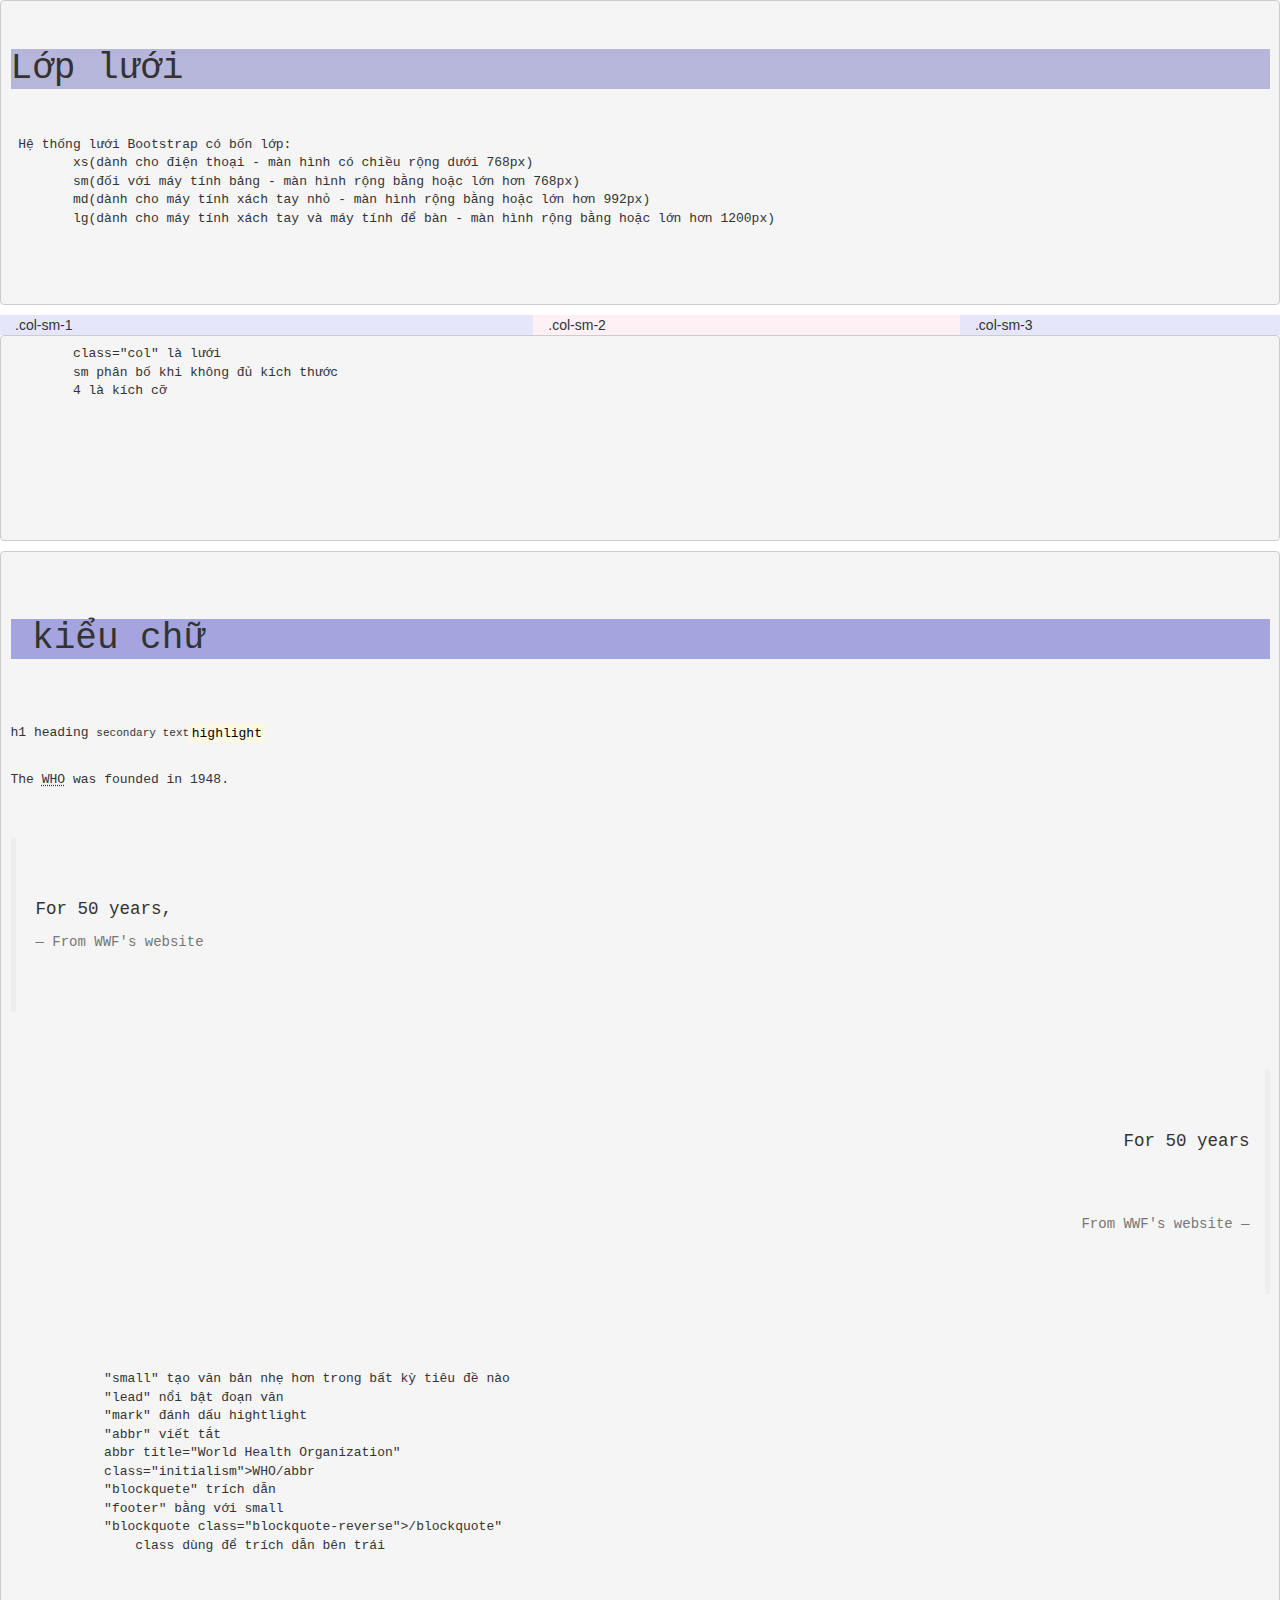
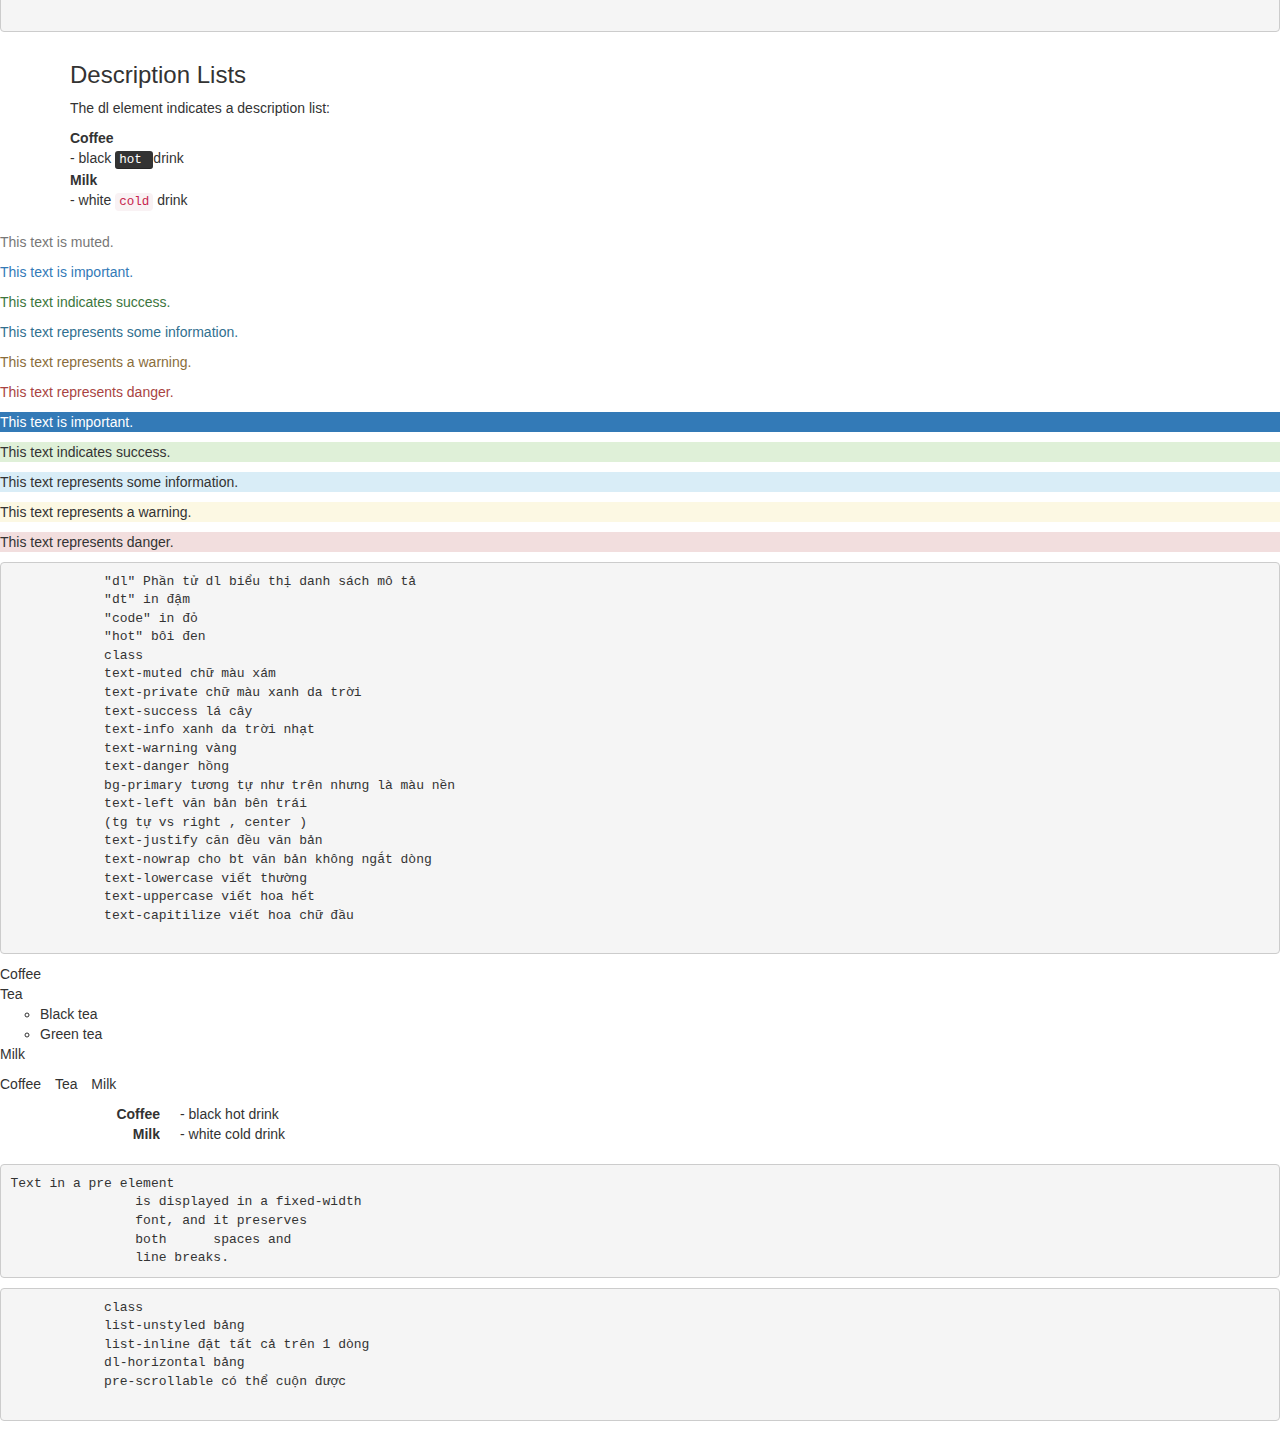
<file: Nguyen Duc Manh 2.1/🧀 Web Programming/🍠 bootstrap/lớp lưới and kiểu chữ.html>
<!DOCTYPE html>
<html lang="en">

<head>
    <title>Bootstrap Example</title>
    <meta charset="utf-8">
    <meta name="viewport" content="width=device-width, initial-scale=1">
    <link rel="stylesheet" href="https://maxcdn.bootstrapcdn.com/bootstrap/3.4.1/css/bootstrap.min.css">
    <script src="https://ajax.googleapis.com/ajax/libs/jquery/3.7.1/jquery.min.js"></script>
    <script src="https://maxcdn.bootstrapcdn.com/bootstrap/3.4.1/js/bootstrap.min.js"></script>
</head>

<body>
    <pre>
        <h1 style="background-color:rgb(182, 182, 218);" >Lớp lưới</h1>
            <p> Hệ thống lưới Bootstrap có bốn lớp:
        xs(dành cho điện thoại - màn hình có chiều rộng dưới 768px)
        sm(đối với máy tính bảng - màn hình rộng bằng hoặc lớn hơn 768px)
        md(dành cho máy tính xách tay nhỏ - màn hình rộng bằng hoặc lớn hơn 992px)
        lg(dành cho máy tính xách tay và máy tính để bàn - màn hình rộng bằng hoặc lớn hơn 1200px)
        </p>
    </pre>
    <div class="col">
        <div class="col-xs-5" style="background-color:lavender;">.col-sm-1</div>
        <div class="col-xs-4" style="background-color:lavenderblush;">.col-sm-2</div>
        <div class="col-xs-3" style="background-color:lavender;">.col-sm-3</div>
    </div>
    <br>
    <pre>
        class="col" là lưới     
        sm phân bố khi không đủ kích thước     
        4 là kích cỡ






    </pre>

    <pre> 
    <h1 style="background-color:rgb(164, 164, 223);" > kiểu chữ </h1>
  
        <p>h1 heading <small>secondary text</small><mark>highlight</mark></h1>
        <p>The <abbr title="World Health Organization">WHO</abbr> was founded in 1948.</p>
        <blockquote>
            <p>For 50 years, </p><footer>From WWF's website</footer>
        </blockquote>
        <blockquote class="blockquote-reverse">
            <p>For 50 years</p>
            <footer>From WWF's website</footer>
        </blockquote>
        <p>
            "small" tạo văn bản nhẹ hơn trong bất kỳ tiêu đề nào
            "lead" nổi bật đoạn văn 
            "mark" đánh dấu hightlight
            "abbr" viết tắt 
            abbr title="World Health Organization" 
            class="initialism">WHO/abbr
            "blockquete" trích dẫn 
            "footer" bằng với small
            "blockquote class="blockquote-reverse">/blockquote" 
                class dùng để trích dẫn bên trái 
        </p>
    </pre>










    <div class="container">
        <h3>Description Lists</h3>
        <p>The dl element indicates a description list:</p>
        <dl>
            <dt>Coffee</dt>
            <dd>- black <kbd> hot </kbd> drink</dd>
            <dt>Milk</dt>
            <dd>- white <code>cold</code> drink</dd>
        </dl>
    </div>
    <p class="text-muted">This text is muted.</p>
    <p class="text-primary">This text is important.</p>
    <p class="text-success">This text indicates success.</p>
    <p class="text-info">This text represents some information.</p>
    <p class="text-warning">This text represents a warning.</p>
    <p class="text-danger">This text represents danger.</p>
    <p class="bg-primary">This text is important.</p>
    <p class="bg-success">This text indicates success.</p>
    <p class="bg-info">This text represents some information.</p>
    <p class="bg-warning">This text represents a warning.</p>
    <p class="bg-danger">This text represents danger.</p>
    <pre>
            "dl" Phần tử dl biểu thị danh sách mô tả
            "dt" in đậm
            "code" in đỏ 
            "hot" bôi đen 
            class 
            text-muted chữ màu xám 
            text-private chữ màu xanh da trời 
            text-success lá cây
            text-info xanh da trời nhạt 
            text-warning vàng 
            text-danger hồng
            bg-primary tương tự như trên nhưng là màu nền 
            text-left văn bản bên trái 
            (tg tự vs right , center )
            text-justify căn đều văn bản
            text-nowrap cho bt văn bản không ngắt dòng 
            text-lowercase viết thường
            text-uppercase viết hoa hết 
            text-capitilize viết hoa chữ đầu
        </pre>
    <ul class="list-unstyled">
        <li>Coffee</li>
        <li>Tea
            <ul>
                <li>Black tea</li>
                <li>Green tea</li>
            </ul>
        </li>
        <li>Milk</li>
    </ul>
    <ul class="list-inline">
        <li>Coffee</li>
        <li>Tea</li>
        <li>Milk</li>
    </ul>
    <dl class="dl-horizontal">
        <dt>Coffee</dt>
        <dd>- black hot drink</dd>
        <dt>Milk</dt>
        <dd>- white cold drink</dd>
    </dl>
    <pre class="pre-scrollable">Text in a pre element
                is displayed in a fixed-width
                font, and it preserves
                both      spaces and
                line breaks.</pre>
    <pre>
            class 
            list-unstyled bảng 
            list-inline đặt tất cả trên 1 dòng 
            dl-horizontal bảng  
            pre-scrollable có thể cuộn được 
        </pre>
</body>

</html>
</file>
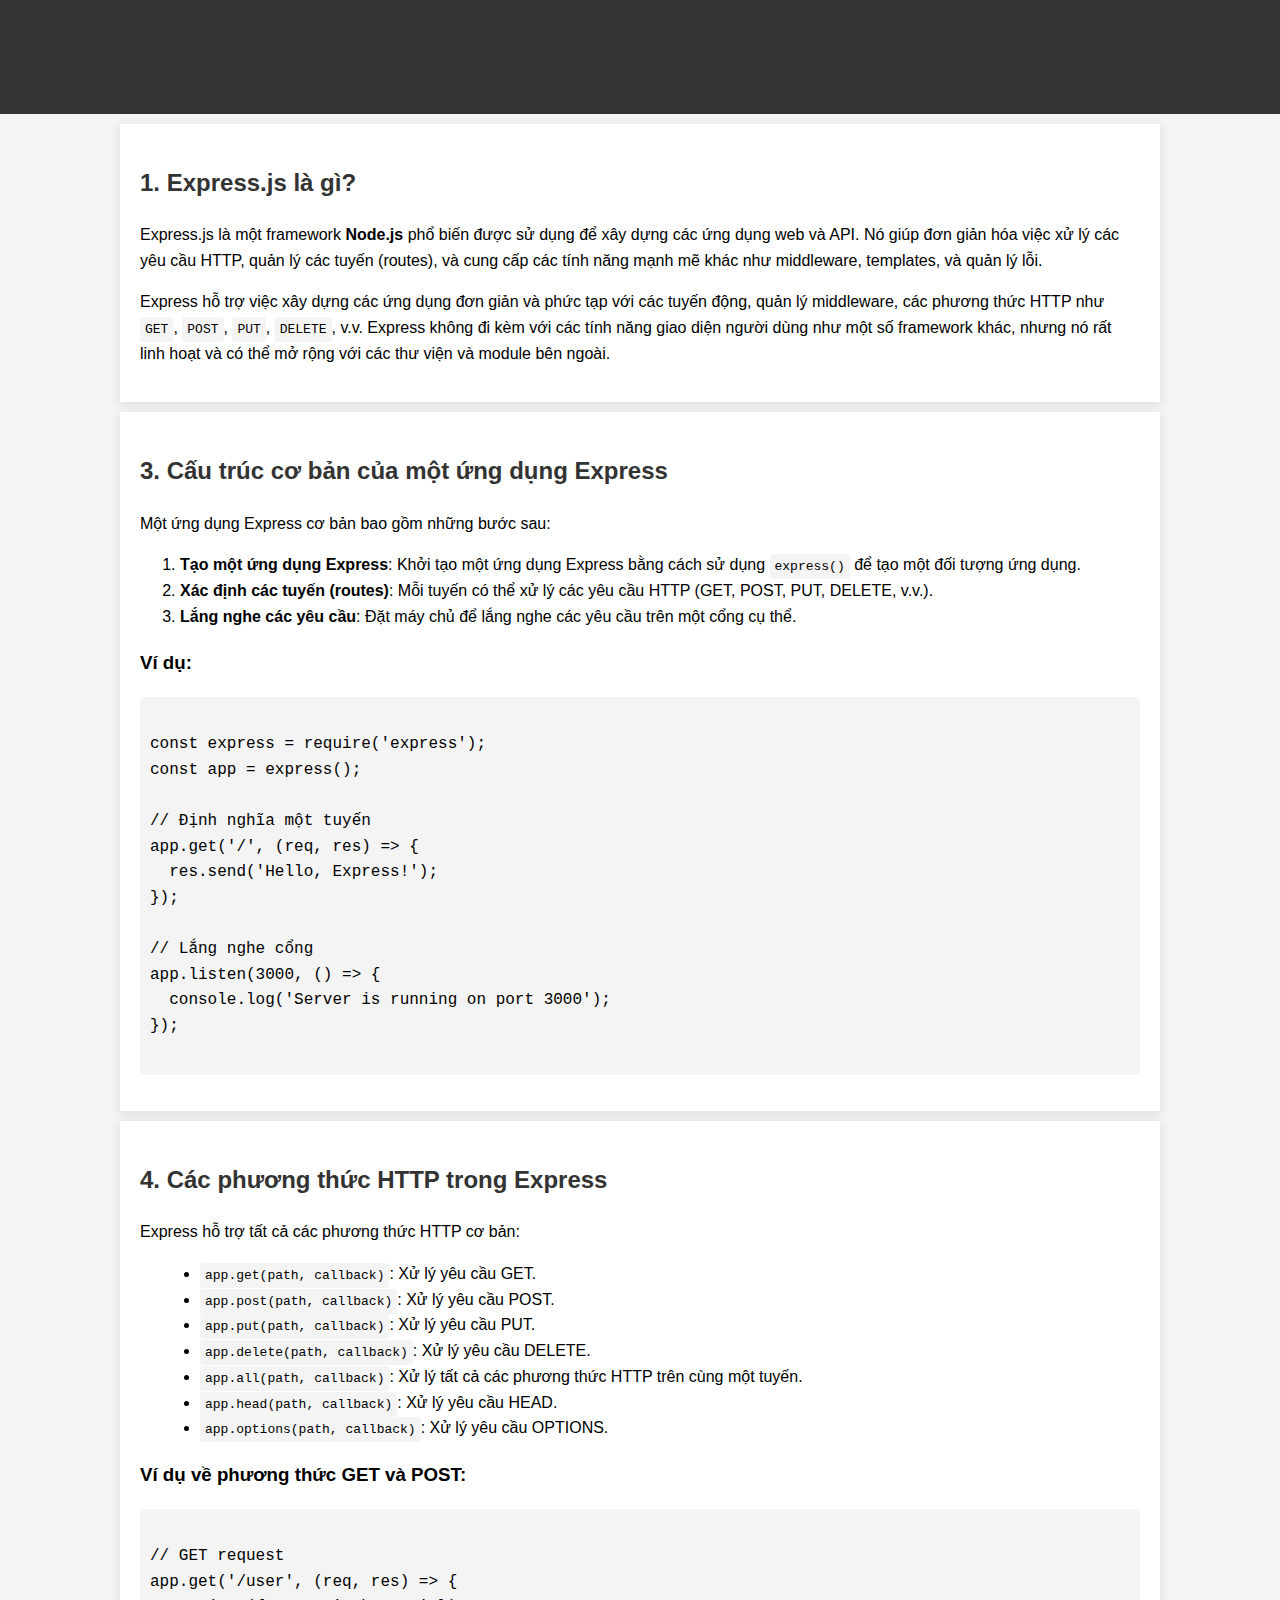
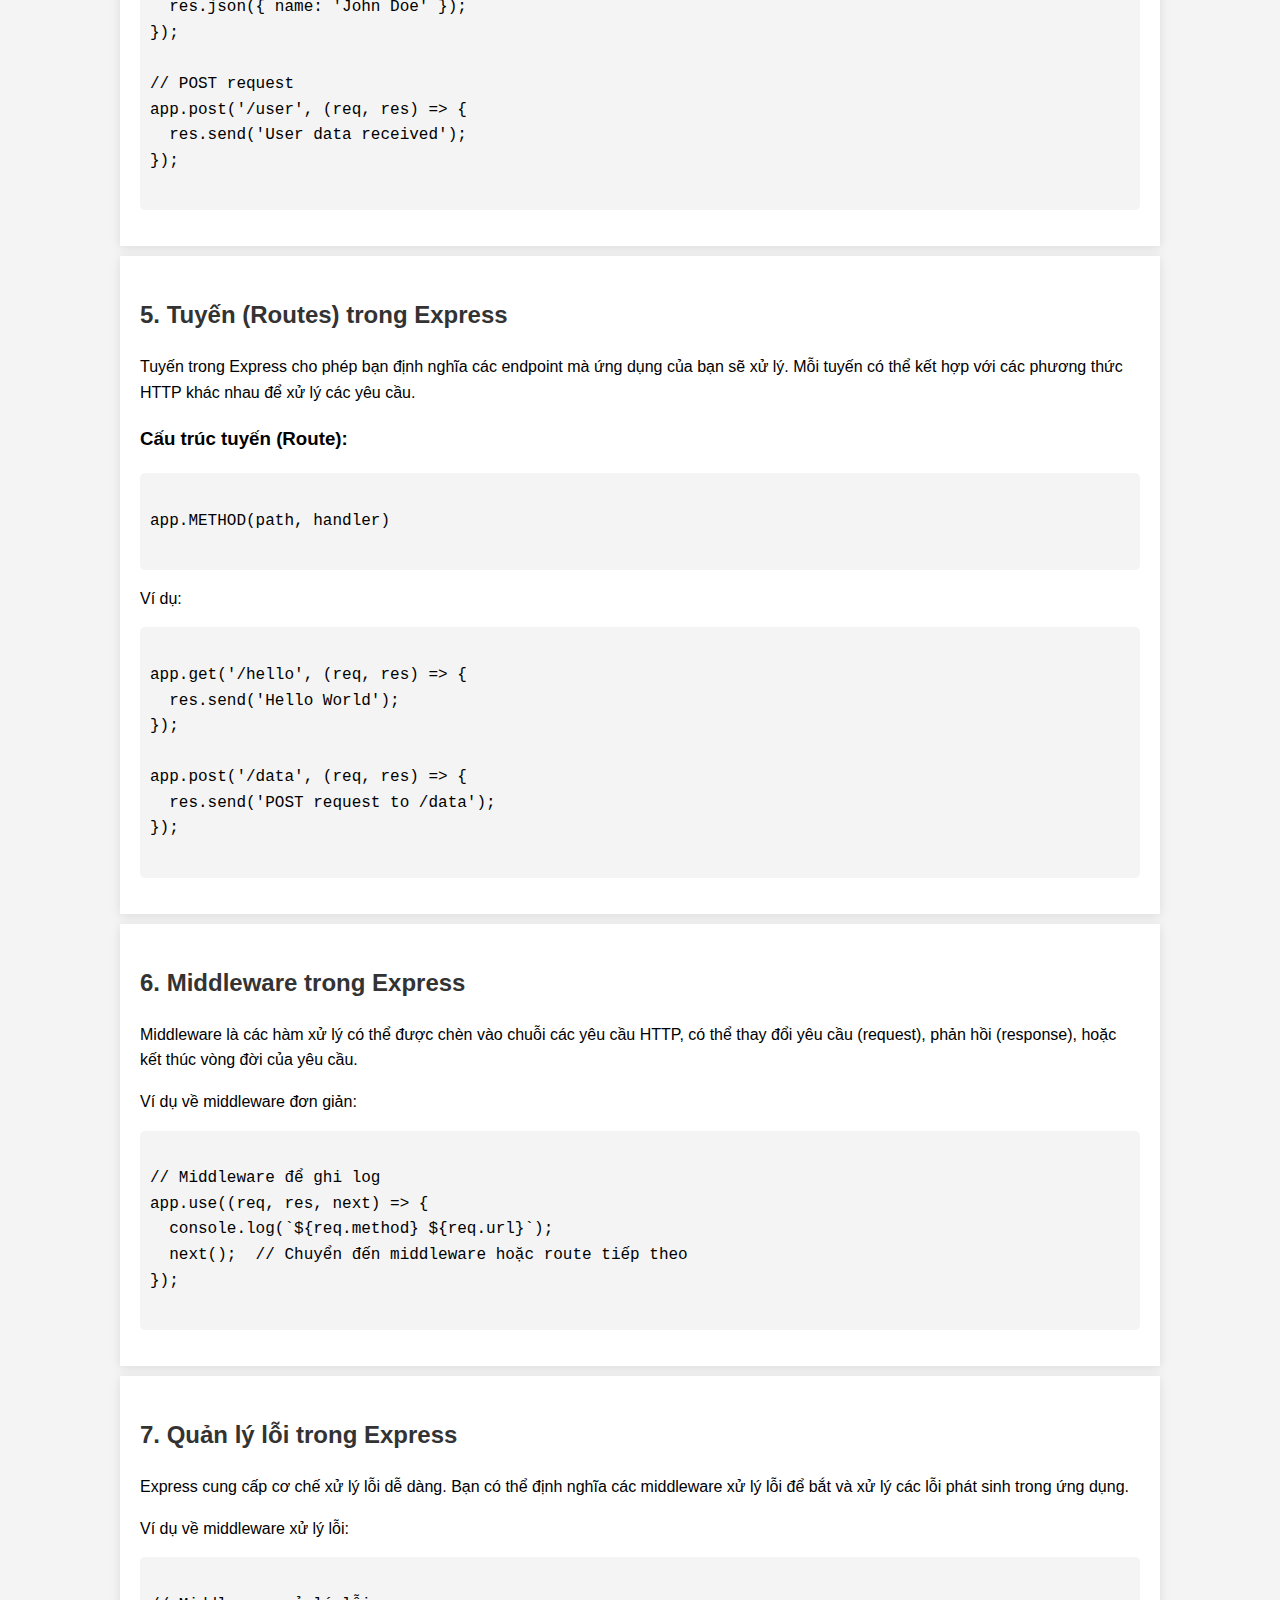
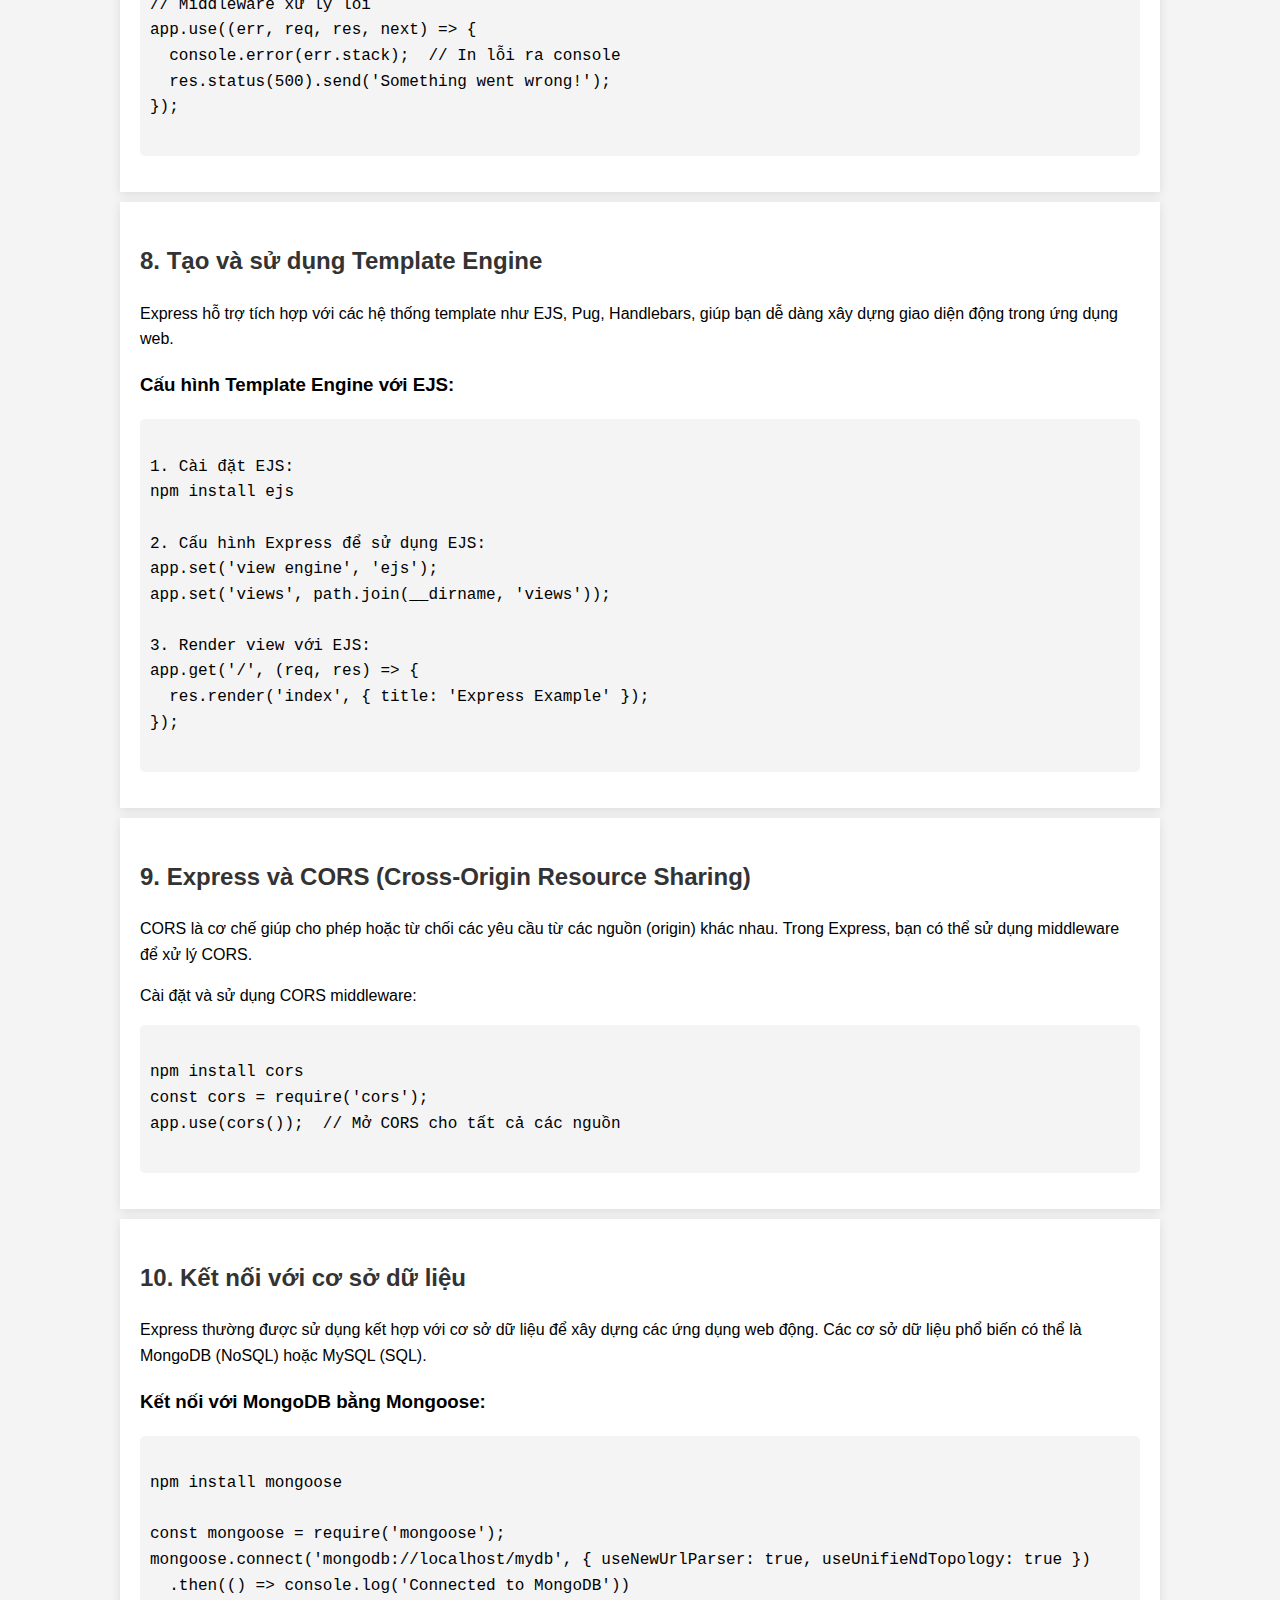
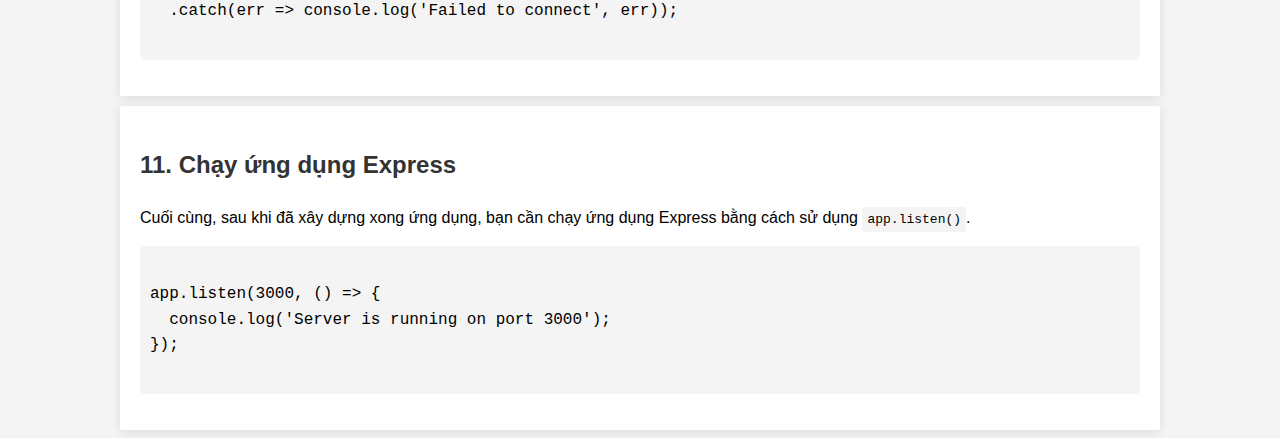
<file: Nguyen Duc Manh 2.1/🧀 Web Programming/🍠 expressjs/express.html>
<!DOCTYPE html>
<html lang="vi">

<head>
    <meta charset="UTF-8">
    <meta name="viewport" content="width=device-width, initial-scale=1.0">
    <title>Tổng hợp lý thuyết về Express.js</title>
    <style>
        body {
            font-family: Arial, sans-serif;
            line-height: 1.6;
            margin: 0;
            padding: 0;
            background-color: #f4f4f4;
        }
        
        header {
            background-color: #333;
            color: white;
            padding: 10px 20px;
            text-align: center;
        }
        
        section {
            padding: 20px;
            margin: 10px auto;
            max-width: 1000px;
            background-color: white;
            box-shadow: 0 2px 10px rgba(0, 0, 0, 0.1);
        }
        
        h1,
        h2 {
            color: #333;
        }
        
        pre {
            background-color: #f4f4f4;
            padding: 10px;
            border-radius: 5px;
            font-size: 1rem;
            white-space: pre-wrap;
            word-wrap: break-word;
        }
        
        code {
            font-family: monospace;
            background-color: #f4f4f4;
            padding: 5px;
            border-radius: 3px;
        }
        
        ul {
            list-style-type: disc;
            margin-left: 20px;
        }
        
        footer {
            text-align: center;
            padding: 10px;
            background-color: #333;
            color: white;
            position: absolute;
            width: 100%;
            bottom: 0;
        }
    </style>
</head>

<body>

    <header>
        <h1>Tổng hợp lý thuyết về Express.js</h1>
    </header>

    <section>
        <h2>1. Express.js là gì?</h2>
        <p>Express.js là một framework <strong>Node.js</strong> phổ biến được sử dụng để xây dựng các ứng dụng web và API. Nó giúp đơn giản hóa việc xử lý các yêu cầu HTTP, quản lý các tuyến (routes), và cung cấp các tính năng mạnh mẽ khác như middleware,
            templates, và quản lý lỗi.</p>

        <p>Express hỗ trợ việc xây dựng các ứng dụng đơn giản và phức tạp với các tuyến động, quản lý middleware, các phương thức HTTP như <code>GET</code>, <code>POST</code>, <code>PUT</code>, <code>DELETE</code>, v.v. Express không đi kèm với các tính
            năng giao diện người dùng như một số framework khác, nhưng nó rất linh hoạt và có thể mở rộng với các thư viện và module bên ngoài.</p>
    </section>



    <section>
        <h2>3. Cấu trúc cơ bản của một ứng dụng Express</h2>
        <p>Một ứng dụng Express cơ bản bao gồm những bước sau:</p>
        <ol>
            <li><strong>Tạo một ứng dụng Express</strong>: Khởi tạo một ứng dụng Express bằng cách sử dụng <code>express()</code> để tạo một đối tượng ứng dụng.</li>
            <li><strong>Xác định các tuyến (routes)</strong>: Mỗi tuyến có thể xử lý các yêu cầu HTTP (GET, POST, PUT, DELETE, v.v.).</li>
            <li><strong>Lắng nghe các yêu cầu</strong>: Đặt máy chủ để lắng nghe các yêu cầu trên một cổng cụ thể.</li>
        </ol>

        <h3>Ví dụ:</h3>
        <pre><code>
const express = require('express');
const app = express();

// Định nghĩa một tuyến
app.get('/', (req, res) => {
  res.send('Hello, Express!');
});

// Lắng nghe cổng
app.listen(3000, () => {
  console.log('Server is running on port 3000');
});
    </code></pre>
    </section>

    <section>
        <h2>4. Các phương thức HTTP trong Express</h2>
        <p>Express hỗ trợ tất cả các phương thức HTTP cơ bản:</p>
        <ul>
            <li><code>app.get(path, callback)</code>: Xử lý yêu cầu GET.</li>
            <li><code>app.post(path, callback)</code>: Xử lý yêu cầu POST.</li>
            <li><code>app.put(path, callback)</code>: Xử lý yêu cầu PUT.</li>
            <li><code>app.delete(path, callback)</code>: Xử lý yêu cầu DELETE.</li>
            <li><code>app.all(path, callback)</code>: Xử lý tất cả các phương thức HTTP trên cùng một tuyến.</li>
            <li><code>app.head(path, callback)</code>: Xử lý yêu cầu HEAD.</li>
            <li><code>app.options(path, callback)</code>: Xử lý yêu cầu OPTIONS.</li>
        </ul>

        <h3>Ví dụ về phương thức GET và POST:</h3>
        <pre><code>
// GET request
app.get('/user', (req, res) => {
  res.json({ name: 'John Doe' });
});

// POST request
app.post('/user', (req, res) => {
  res.send('User data received');
});
    </code></pre>
    </section>

    <section>
        <h2>5. Tuyến (Routes) trong Express</h2>
        <p>Tuyến trong Express cho phép bạn định nghĩa các endpoint mà ứng dụng của bạn sẽ xử lý. Mỗi tuyến có thể kết hợp với các phương thức HTTP khác nhau để xử lý các yêu cầu.</p>

        <h3>Cấu trúc tuyến (Route):</h3>
        <pre><code>
app.METHOD(path, handler)
    </code></pre>

        <p>Ví dụ:</p>
        <pre><code>
app.get('/hello', (req, res) => {
  res.send('Hello World');
});

app.post('/data', (req, res) => {
  res.send('POST request to /data');
});
    </code></pre>
    </section>

    <section>
        <h2>6. Middleware trong Express</h2>
        <p>Middleware là các hàm xử lý có thể được chèn vào chuỗi các yêu cầu HTTP, có thể thay đổi yêu cầu (request), phản hồi (response), hoặc kết thúc vòng đời của yêu cầu.</p>

        <p>Ví dụ về middleware đơn giản:</p>
        <pre><code>
// Middleware để ghi log
app.use((req, res, next) => {
  console.log(`${req.method} ${req.url}`);
  next();  // Chuyển đến middleware hoặc route tiếp theo
});
    </code></pre>
    </section>

    <section>
        <h2>7. Quản lý lỗi trong Express</h2>
        <p>Express cung cấp cơ chế xử lý lỗi dễ dàng. Bạn có thể định nghĩa các middleware xử lý lỗi để bắt và xử lý các lỗi phát sinh trong ứng dụng.</p>

        <p>Ví dụ về middleware xử lý lỗi:</p>
        <pre><code>
// Middleware xử lý lỗi
app.use((err, req, res, next) => {
  console.error(err.stack);  // In lỗi ra console
  res.status(500).send('Something went wrong!');
});
    </code></pre>
    </section>

    <section>
        <h2>8. Tạo và sử dụng Template Engine</h2>
        <p>Express hỗ trợ tích hợp với các hệ thống template như EJS, Pug, Handlebars, giúp bạn dễ dàng xây dựng giao diện động trong ứng dụng web.</p>

        <h3>Cấu hình Template Engine với EJS:</h3>
        <pre><code>
1. Cài đặt EJS:
npm install ejs

2. Cấu hình Express để sử dụng EJS:
app.set('view engine', 'ejs');
app.set('views', path.join(__dirname, 'views'));

3. Render view với EJS:
app.get('/', (req, res) => {
  res.render('index', { title: 'Express Example' });
});
    </code></pre>
    </section>

    <section>
        <h2>9. Express và CORS (Cross-Origin Resource Sharing)</h2>
        <p>CORS là cơ chế giúp cho phép hoặc từ chối các yêu cầu từ các nguồn (origin) khác nhau. Trong Express, bạn có thể sử dụng middleware để xử lý CORS.</p>

        <p>Cài đặt và sử dụng CORS middleware:</p>
        <pre><code>
npm install cors
const cors = require('cors');
app.use(cors());  // Mở CORS cho tất cả các nguồn
    </code></pre>
    </section>

    <section>
        <h2>10. Kết nối với cơ sở dữ liệu</h2>
        <p>Express thường được sử dụng kết hợp với cơ sở dữ liệu để xây dựng các ứng dụng web động. Các cơ sở dữ liệu phổ biến có thể là MongoDB (NoSQL) hoặc MySQL (SQL).</p>

        <h3>Kết nối với MongoDB bằng Mongoose:</h3>
        <pre><code>
npm install mongoose

const mongoose = require('mongoose');
mongoose.connect('mongodb://localhost/mydb', { useNewUrlParser: true, useUnifieNdTopology: true })
  .then(() => console.log('Connected to MongoDB'))
  .catch(err => console.log('Failed to connect', err));
    </code></pre>
    </section>

    <section>
        <h2>11. Chạy ứng dụng Express</h2>
        <p>Cuối cùng, sau khi đã xây dựng xong ứng dụng, bạn cần chạy ứng dụng Express bằng cách sử dụng <code>app.listen()</code>.</p>
        <pre><code>
app.listen(3000, () => {
  console.log('Server is running on port 3000');
});
    </code></pre>
    </section>


</body>

</html>
</file>
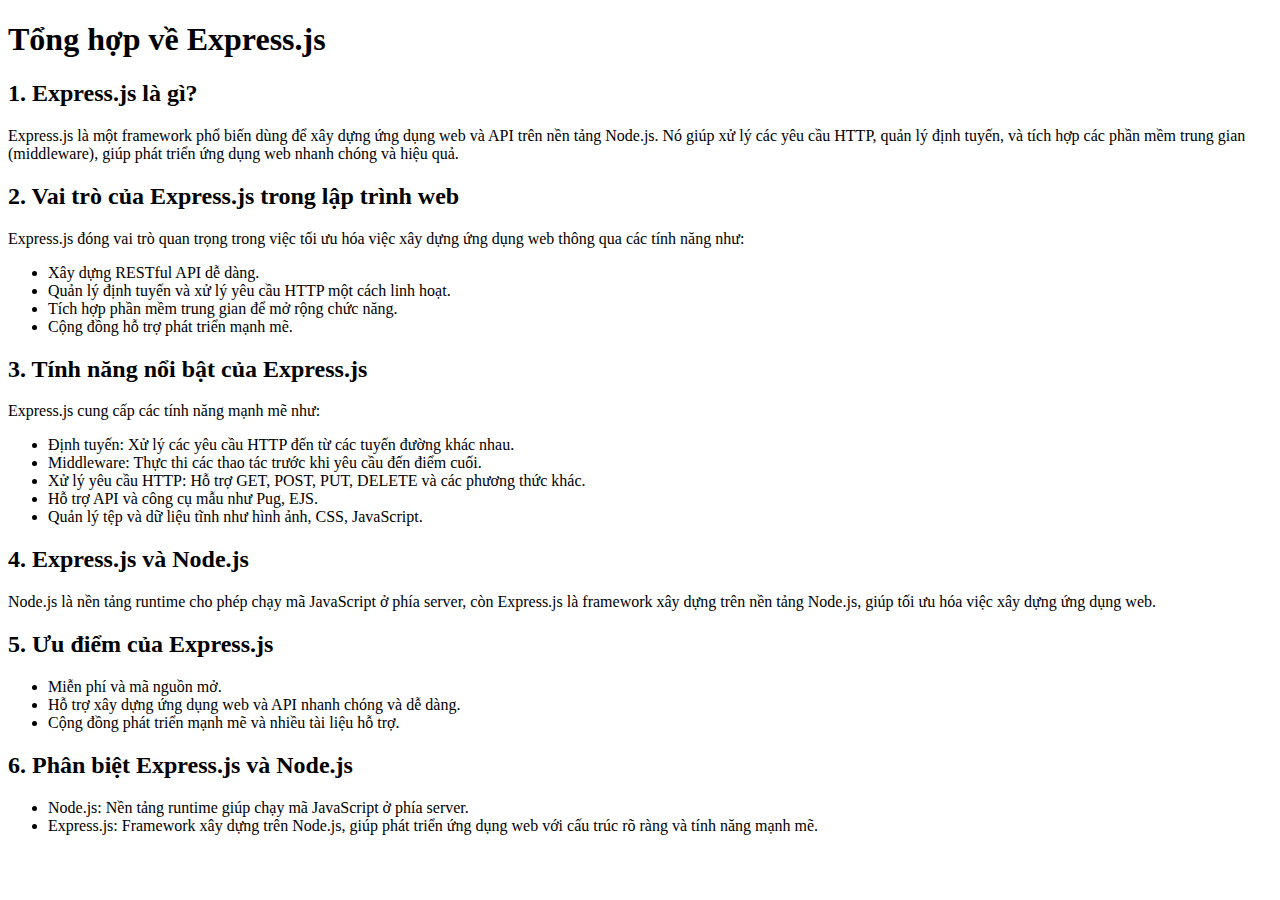
<file: Nguyen Duc Manh 2.1/🧀 Web Programming/🍠 expressjs/kientruc.html>
<!DOCTYPE html>
<html lang="vi">

<head>
    <meta charset="UTF-8">
    <meta name="viewport" content="width=device-width, initial-scale=1.0">
    <title>Tổng hợp về Express.js</title>

</head>

<body>

    <div class="container">
        <h1>Tổng hợp về Express.js</h1>

        <div class="content">
            <h2>1. Express.js là gì?</h2>
            <p>Express.js là một framework phổ biến dùng để xây dựng ứng dụng web và API trên nền tảng Node.js. Nó giúp xử lý các yêu cầu HTTP, quản lý định tuyến, và tích hợp các phần mềm trung gian (middleware), giúp phát triển ứng dụng web nhanh chóng
                và hiệu quả.</p>

            <h2>2. Vai trò của Express.js trong lập trình web</h2>
            <p>Express.js đóng vai trò quan trọng trong việc tối ưu hóa việc xây dựng ứng dụng web thông qua các tính năng như:</p>
            <ul class="feature-list">
                <li>Xây dựng RESTful API dễ dàng.</li>
                <li>Quản lý định tuyến và xử lý yêu cầu HTTP một cách linh hoạt.</li>
                <li>Tích hợp phần mềm trung gian để mở rộng chức năng.</li>
                <li>Cộng đồng hỗ trợ phát triển mạnh mẽ.</li>
            </ul>

            <h2>3. Tính năng nổi bật của Express.js</h2>
            <p>Express.js cung cấp các tính năng mạnh mẽ như:</p>
            <ul class="feature-list">
                <li>Định tuyến: Xử lý các yêu cầu HTTP đến từ các tuyến đường khác nhau.</li>
                <li>Middleware: Thực thi các thao tác trước khi yêu cầu đến điểm cuối.</li>
                <li>Xử lý yêu cầu HTTP: Hỗ trợ GET, POST, PUT, DELETE và các phương thức khác.</li>
                <li>Hỗ trợ API và công cụ mẫu như Pug, EJS.</li>
                <li>Quản lý tệp và dữ liệu tĩnh như hình ảnh, CSS, JavaScript.</li>
            </ul>

            <h2>4. Express.js và Node.js</h2>
            <p>Node.js là nền tảng runtime cho phép chạy mã JavaScript ở phía server, còn Express.js là framework xây dựng trên nền tảng Node.js, giúp tối ưu hóa việc xây dựng ứng dụng web.</p>

            <h2>5. Ưu điểm của Express.js</h2>
            <ul class="feature-list">
                <li>Miễn phí và mã nguồn mở.</li>
                <li>Hỗ trợ xây dựng ứng dụng web và API nhanh chóng và dễ dàng.</li>
                <li>Cộng đồng phát triển mạnh mẽ và nhiều tài liệu hỗ trợ.</li>
            </ul>

            <h2>6. Phân biệt Express.js và Node.js</h2>
            <ul class="feature-list">
                <li>Node.js: Nền tảng runtime giúp chạy mã JavaScript ở phía server.</li>
                <li>Express.js: Framework xây dựng trên Node.js, giúp phát triển ứng dụng web với cấu trúc rõ ràng và tính năng mạnh mẽ.</li>
            </ul>
        </div>

    </div>

</body>

</html>
</file>
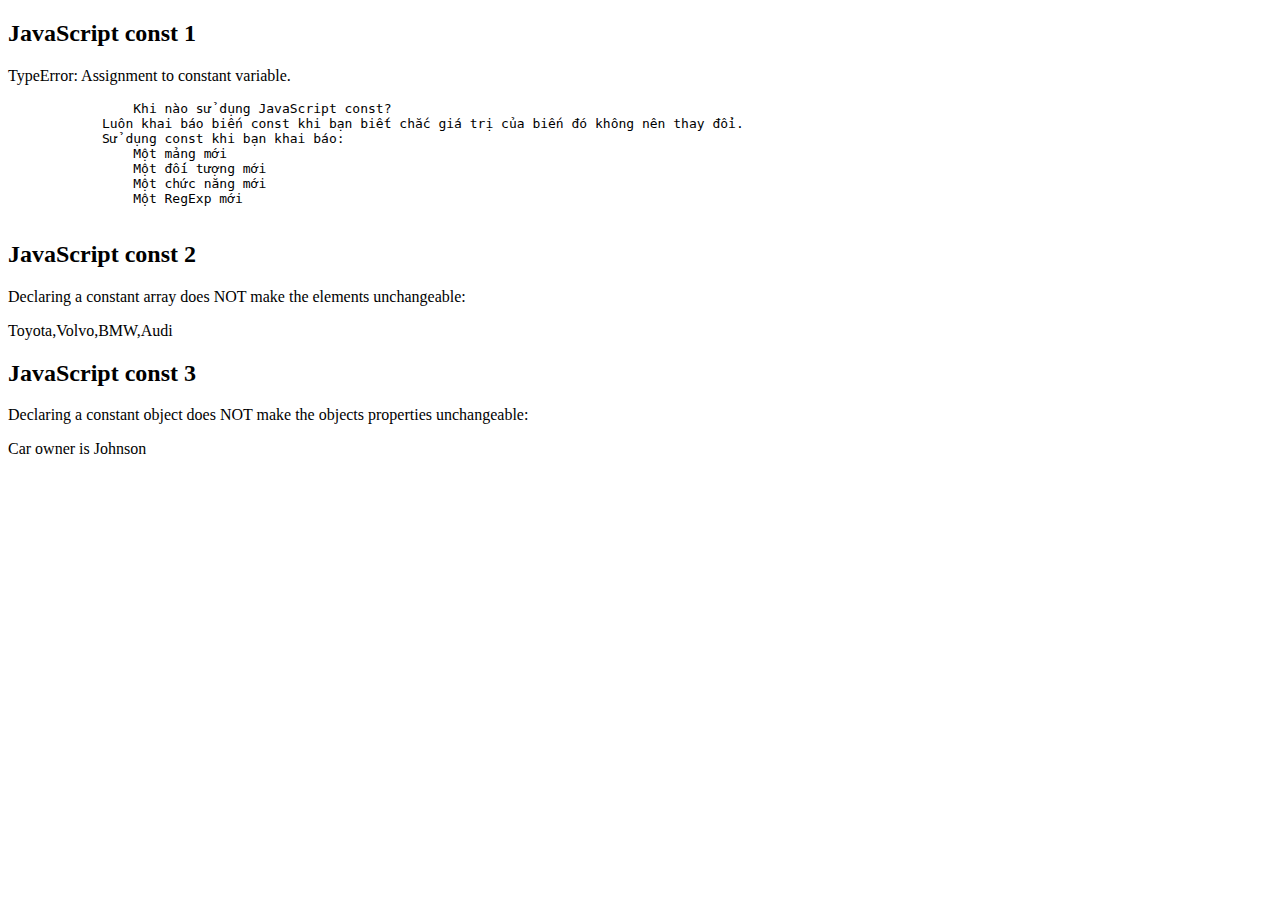
<file: Nguyen Duc Manh 2.1/🧀 Web Programming/🍠 javacript/const.html>
<!DOCTYPE html>
<html>

<body>

    <h2>JavaScript const 1 </h2>

    <p id="demo"></p>

    <script>
        try {
            const PI = 3.141592653589793;
            PI = 3.14;
        } catch (err) {
            document.getElementById("demo").innerHTML = err;
        }
    </script>
    <pre>
                Khi nào sử dụng JavaScript const?
            Luôn khai báo biến const khi bạn biết chắc giá trị của biến đó không nên thay đổi.
            Sử dụng const khi bạn khai báo:
                Một mảng mới
                Một đối tượng mới
                Một chức năng mới
                Một RegExp mới
    </pre>
</body>

<body>

    <h2>JavaScript const 2 </h2>

    <p>Declaring a constant array does NOT make the elements unchangeable:</p>

    <p id="demo1"></p>

    <script>
        // Create an Array:
        const cars = ["Saab", "Volvo", "BMW"];

        // Change an element:
        cars[0] = "Toyota";

        // Add an element:
        cars.push("Audi");

        // Display the Array:
        document.getElementById("demo1").innerHTML = cars;
    </script>

</body>

<body>

    <h2>JavaScript const 3 </h2>

    <p>Declaring a constant object does NOT make the objects properties unchangeable:</p>

    <p id="demo3"></p>

    <script>
        // Create an object:
        const car = {
            type: "Fiat",
            model: "500",
            color: "white"
        };

        // Change a property:
        car.color = "red";

        // Add a property:
        car.owner = "Johnson";

        // Display the property:
        document.getElementById("demo3").innerHTML = "Car owner is " + car.owner;
    </script>

</body>

</html>
</file>
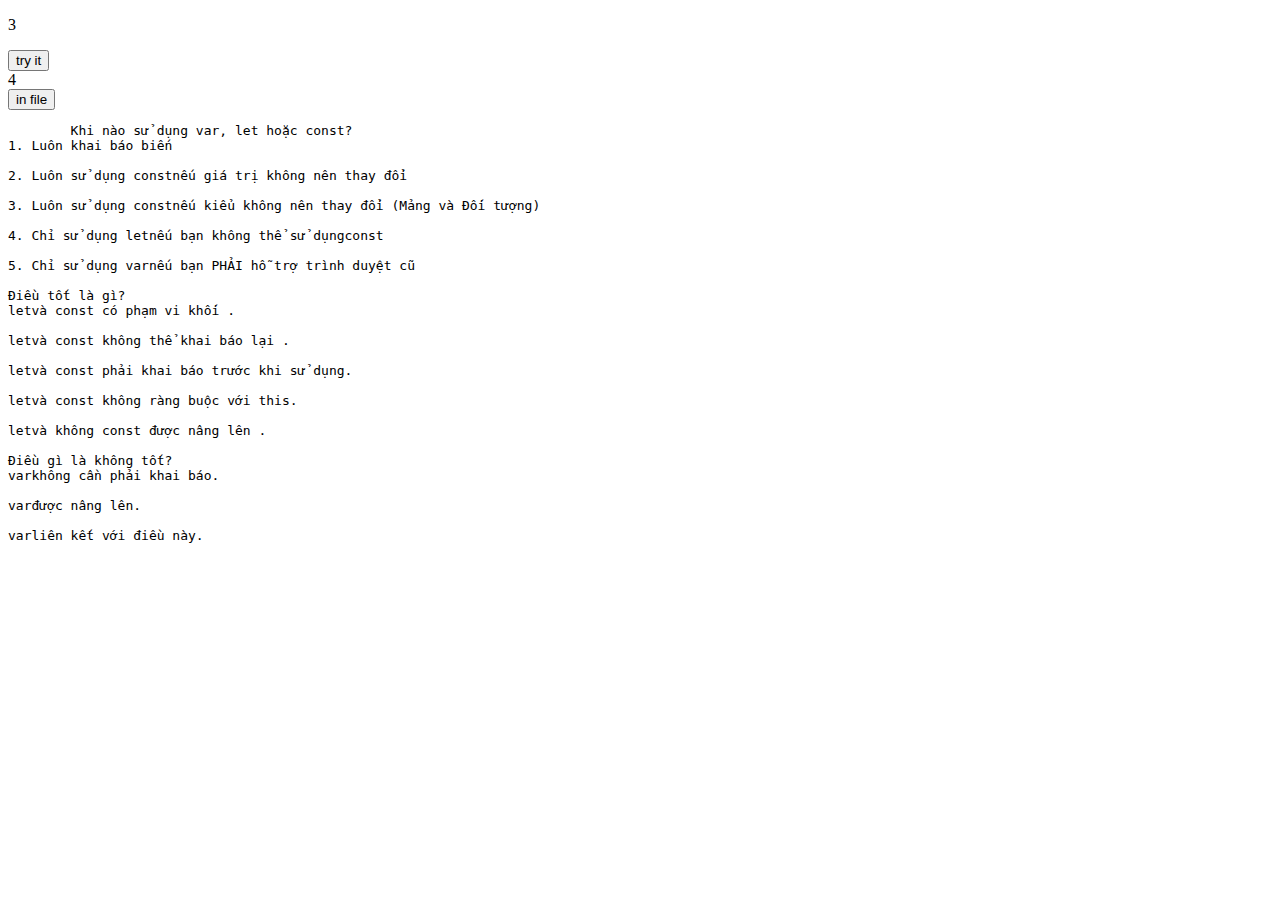
<file: Nguyen Duc Manh 2.1/🧀 Web Programming/🍠 javacript/outPut.html>
<!DOCTYPE html>
<html lang="en">

<head>
    <meta charset="UTF-8">
    <meta name="viewport" content="width=device-width, initial-scale=1.0">
    <title> outPut</title>
</head>

<body>
    <p id="demo"></p>
    <button type="button" onclick="document.write(1+1)">try it</button><br>
    <script>
        let a, b, c;
        a = 5;
        b = 6;
        c = a + b;
        document.getElementById("demo").innerHTML = 1 + 2;
        document.write(1 + 3);
    </script>
    <script>
        window.alert(4);
        /* cửa sổ cảnh báo trả về */
        alert(5);
    </script>

    <br><button onclick="window.print()">in file </button>
    <pre>
        Khi nào sử dụng var, let hoặc const?
1. Luôn khai báo biến

2. Luôn sử dụng constnếu giá trị không nên thay đổi

3. Luôn sử dụng constnếu kiểu không nên thay đổi (Mảng và Đối tượng)

4. Chỉ sử dụng letnếu bạn không thể sử dụngconst

5. Chỉ sử dụng varnếu bạn PHẢI hỗ trợ trình duyệt cũ

Điều tốt là gì?
letvà const có phạm vi khối .

letvà const không thể khai báo lại .

letvà const phải khai báo trước khi sử dụng.

letvà const không ràng buộc với this.

letvà không const được nâng lên .

Điều gì là không tốt?
varkhông cần phải khai báo.

varđược nâng lên.

varliên kết với điều này.
    </pre>
</body>

</html>
</file>
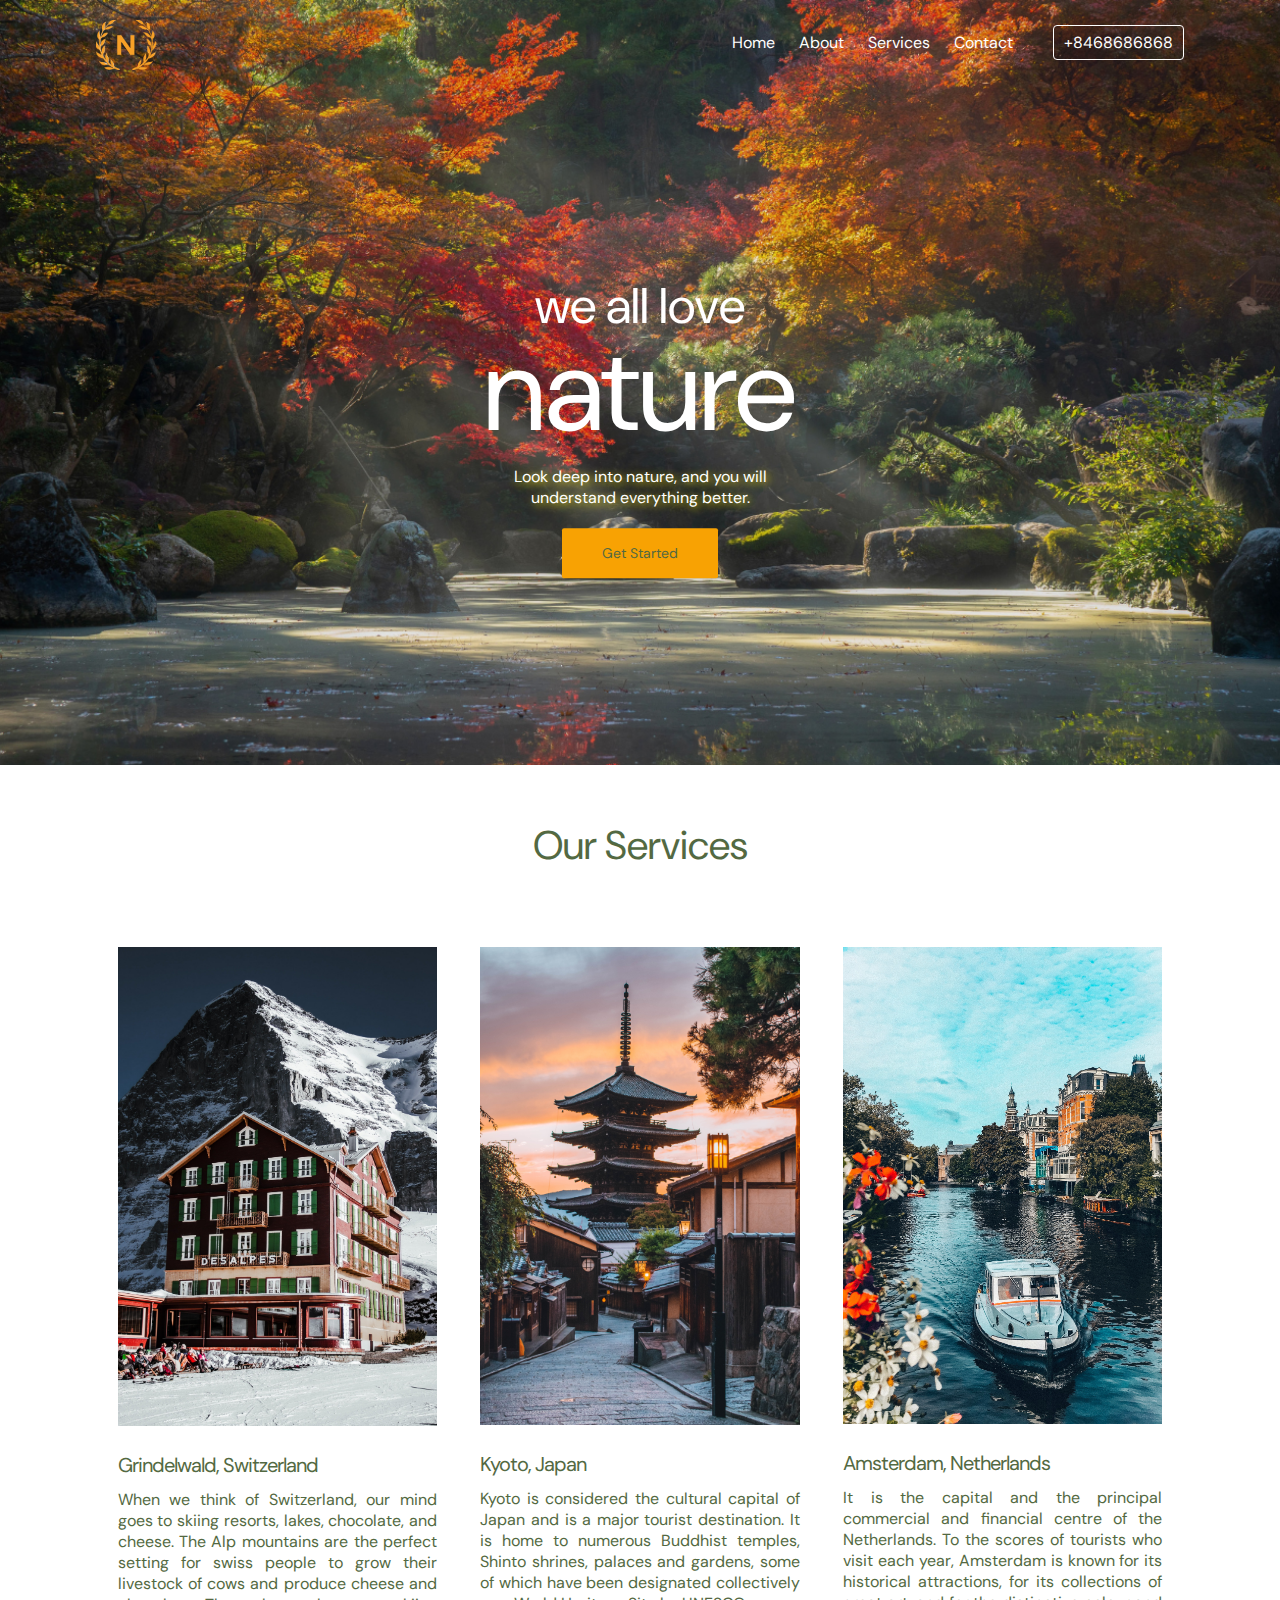
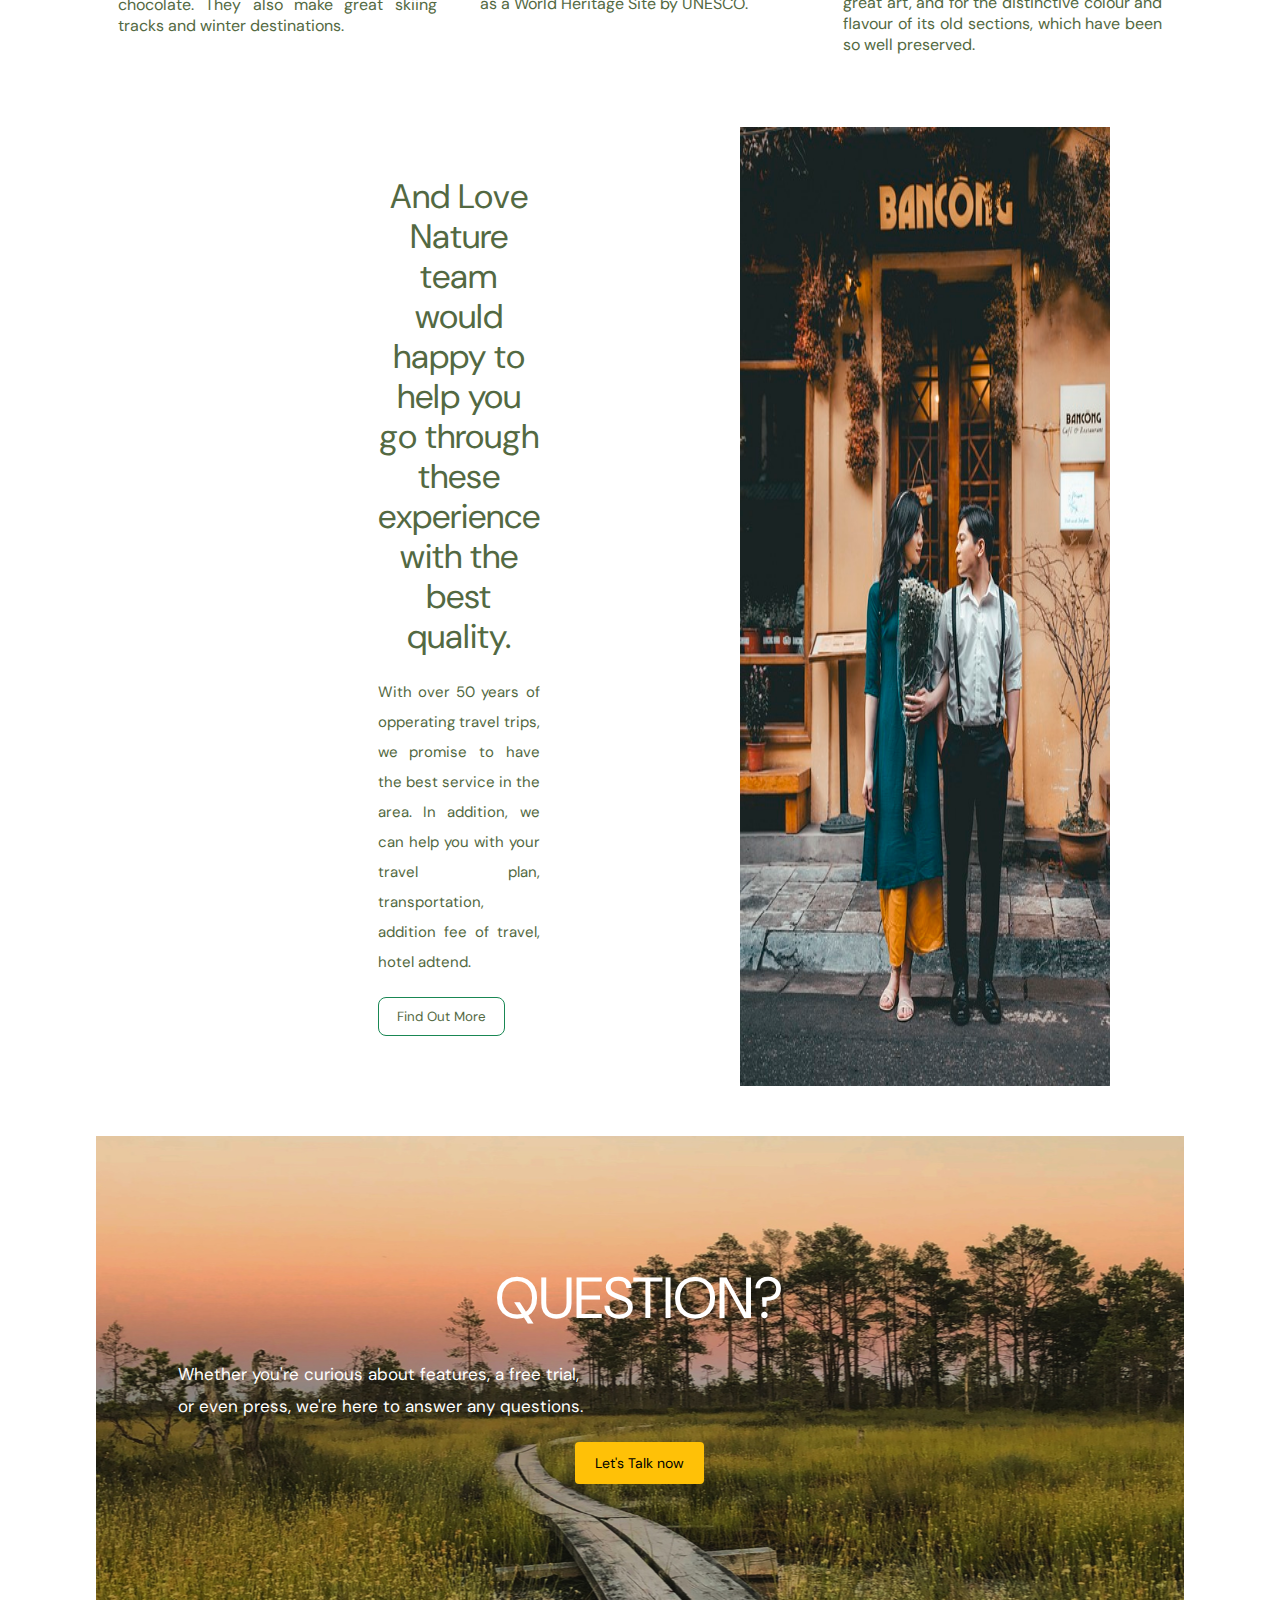
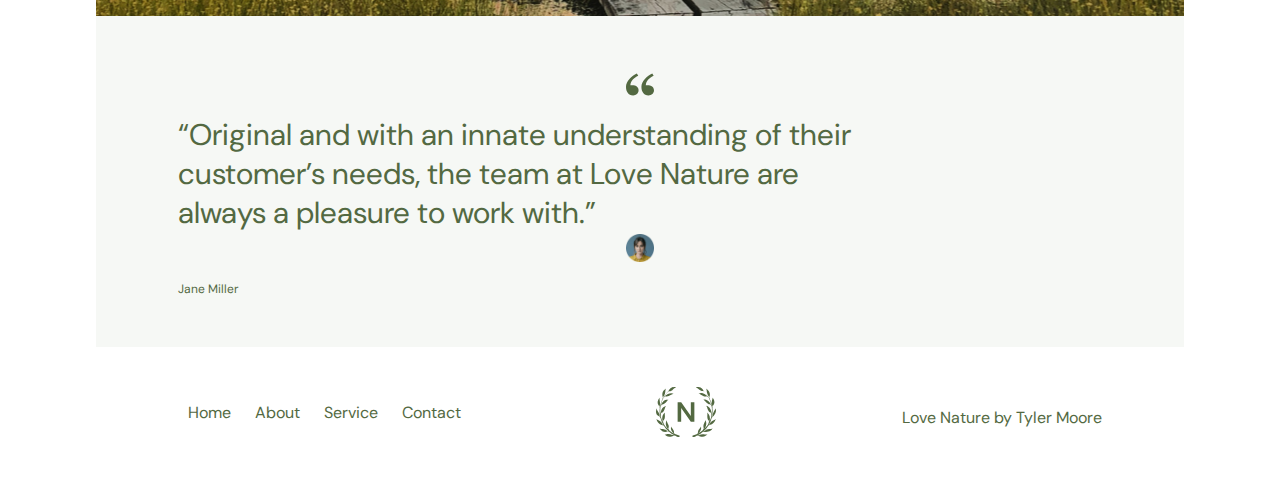
<file: Nguyen Duc Manh 2.1/🧀 Web Programming/🥬 project home-page/home-page.html>
<!DOCTYPE html>
<html lang="en">

<head>
    <meta charset="UTF-8">
    <meta name="viewport" content="width=device-width, initial-scale=1.0">
    <title>Homepage</title>
    <link rel="preconnect" href="https://fonts.googleapis.com">
    <link rel="preconnect" href="https://fonts.gstatic.com" crossorigin>
    <link href="https://fonts.googleapis.com/css2?family=DM+Sans:ital,opsz,wght@0,9..40,100..1000;1,9..40,100..1000&display=swap" rel="stylesheet">
    <link rel="stylesheet" href="home-style.css">
</head>

<body>
    <!-- header block -->
    <header>
        <div class="main-content">
            <!-- navigation -->
            <div class="header-nav">
                <!-- logo -->
                <a href="#"><img src="image/logo-white.png" alt="logo"></a>
                <!-- menu -->
                <div class="nav">
                    <ul>
                        <li><a href="#" class="nav-link">Home</a></li>
                        <li><a href="#about" class="nav-link">About</a></li>
                        <li><a href="#services" class="nav-link">Services</a></li>
                        <li><a href="#contact" class="nav-link">Contact</a></li>
                    </ul>
                    <a href="#" class="btn-contact">+8468686868</a>
                </div>
            </div>
            <!-- header content -->
            <div class="header-content">
                <h2>we all love</h2>
                <h1>nature</h1>
                <p>Look deep into nature, and you will <br> understand everything better.</p>
                <a href="#" class="btn-getstarted">Get Started</a>
            </div>
        </div>
    </header>
    <!-- services -->
    <section id="services" class="services">
        <div class="main-content">
            <h2>Our Services</h2>
            <div class="services-content">
                <div class="content">
                    <img src="image/./home-Switzerland.jpg" alt="">
                    <div class="text">
                        <h3>Grindelwald, Switzerland</h3>
                        <p>When we think of Switzerland, our mind goes to skiing resorts, lakes, chocolate, and cheese. The Alp mountains are the perfect setting for swiss people to grow their livestock of cows and produce cheese and chocolate. They also
                            make great skiing tracks and winter destinations.
                        </p>
                    </div>
                </div>
                <div class="content">
                    <img src="image/./home-Japan.jpg" alt="">
                    <div class="text">
                        <h3>Kyoto, Japan</h3>
                        <p>Kyoto is considered the cultural capital of Japan and is a major tourist destination. It is home to numerous Buddhist temples, Shinto shrines, palaces and gardens, some of which have been designated collectively as a World Heritage
                            Site by UNESCO.</p>
                    </div>
                </div>
                <div class="content">
                    <img src="image/./home-Netherlands.jpg" alt="">
                    <div class="text">
                        <h3>Amsterdam, Netherlands</h3>
                        <p>It is the capital and the principal commercial and financial centre of the Netherlands. To the scores of tourists who visit each year, Amsterdam is known for its historical attractions, for its collections of great art, and for
                            the distinctive colour and flavour of its old sections, which have been so well preserved.</p>
                    </div>
                </div>
            </div>
            <!-- About block -->
            <section id="about" class="about">
                <div class="main-content">
                    <div class="about-content">
                        <div class="about-left">
                            <h2>And Love Nature team would happy to help you go through these experience with the best quality.
                            </h2>
                            <p>With over 50 years of opperating travel trips, we promise to have the best service in the area. In addition, we can help you with your travel plan, transportation, addition fee of travel, hotel adtend.</p>
                            <p></p>
                            <button type="button" class="btn-findout-more">Find Out More</button>
                        </div>
                        <img src="image/home-couple.jpg" alt="">
                    </div>
                </div>
            </section>
            <!-- Question Block -->
            <section class="question">
                <div class="main-content">
                    <div class="question-content">
                        <h1>QUESTION?</h1>
                        <p>Whether you're curious about features, a free trial, <br>or even press, we're here to answer any questions.
                        </p>
                        <a href="#" class="btn-lettalknow">Let's Talk now</a>
                    </div>
                </div>
            </section>
            <!-- Comment block -->
            <section class="comment">
                <div class="main-content">
                    <div class="comment-content">
                        <img src="image/quotes.svg" alt="comment">
                        <p id="content">
                            “Original and with an innate understanding of their <br> customer’s needs, the team at Love Nature are <br> always a pleasure to work with.”
                        </p>
                        <img src="image/avatar_on_home.png" alt="avatar">
                        <p class="comment-name">
                            Jane Miller
                        </p>
                    </div>
                </div>
            </section>
            <!-- Footer Block -->
            <section class="footer">
                <div class="main-content">
                    <div class="footer-content">
                        <nav>
                            <div class="nav-links footer-nav">
                                <ul>
                                    <li><a class="nav-link ft-nav-link" href="">Home</a></li>
                                    <li><a class="nav-link ft-nav-link" href="">About</a></li>
                                    <li><a class="nav-link ft-nav-link" href="">Service</a></li>
                                    <li><a class="nav-link ft-nav-link" href="">Contact</a></li>
                                </ul>
                            </div>

                        </nav>
                        <img class="footer-img" src="image/logo-green.svg" alt="">
                        <p class="footer-text">Love Nature by Tyler Moore</p>
                    </div>
                </div>
            </section>
</body>

</html>
</file>
<file: Nguyen Duc Manh 2.1/🧀 Web Programming/☘ html css/11.lythuyet-24.2-sudung-opacity-display-visibility/style.css>
/* Xóa hết nội dung và làm theo video để nhớ nhé các bạn :) */
/* Tuhoc.cc Chúc các bạn học tốt */
img {
  transition: 1.5s;
}

input:checked ~ img {
  /* 1.Biến mất khỏi giao diện */
  /* display: none; */
  /* 2.Ẩn khỏi giao diện nhưng vẫn chiếm vị trí */
  /* visibility: hidden; */
  /* 3. Làm mờ đi sau đó ẩn hẳn khỏi giao diện*/
  opacity: 0;
  visibility: hidden;
}
</file>
<file: Nguyen Duc Manh 2.1/🧀 Web Programming/☘ html css/12.baitap05- star- selector/style.css>
/* 
Thêm code CSS để toàn bộ các phần tử có : 
1. chữ màu blue 
2. font-size 30px 
*/
</file>
<file: Nguyen Duc Manh 2.1/🧀 Web Programming/☘ html css/🥩🥩/36.4 - Dom - Digital clock - ví dụ vận dung DOM/style.css>
body {
  margin: 0;
  padding: 0;
  height: 100vh;
  display: flex;
  justify-content: center;
  align-items: center;
  background: linear-gradient(to bottom, #6a3093, #a044ff);
  color: #fff;
  font-family: Arial, sans-serif;
}

.clock-container {
  width: 300px;
  height: 120px;
  border-radius: 10px;
  background-color: rgba(0, 0, 0, 0.4);
  display: flex;
  justify-content: center;
  align-items: center;
}

#clock {
  font-size: 48px;
}
</file>
<file: Nguyen Duc Manh 2.1/🧀 Web Programming/☘ html css/🥩🥩/🍰 project check 1/assets/css/style.css>
* {
    box-sizing: border-box;
}

:root {
    --font-heading: "Sen", sans-serif;
    --primary-color: #ffb900;
}

html {
    font-size: 62.5%;
}


/* khôi phục lại cỡ chữ mặc định theo rem */

body {
    font-size: 1.6rem;
    font-family: "Poppins", sans-serif;
}


/* =================common================== */

a {
    text-decoration: none;
}

.heading-lv2 {
    color: #171100;
    font-family: var(--font-heading);
    font-size: 3.8rem;
    font-weight: 700;
    line-height: 1.27;
    letter-spacing: -0.76px;
}

.btn {
    display: inline-block;
    min-width: 118px;
    padding: 0 16px;
    line-height: 50px;
    color: #fff;
    text-align: center;
    font-size: 1.6rem;
    font-weight: 600;
    border-radius: 999px;
    background: #171100;
}

.btn:hover {
    cursor: pointer;
    opacity: 0.9;
}

.main-content {
    width: 1170px;
    max-width: calc(100% - 48px);
    margin-left: auto;
    margin-right: auto;
}

.line-clamp {
    display: -webkit-box;
    -webkit-line-clamp: var(--line-clamp, 1);
    -webkit-box-orient: vertical;
    overflow: hidden;
}

.line-clamp.line-2 {
    --line-clamp: 2;
}

.break-all {
    word-break: break-all;
}


/* =================header================== */

.header {
    background: #fffcf4;
}

.header.fixed {
    z-index: 1;
    position: sticky;
    top: -28px;
}

.header .body {
    display: flex;
    align-items: center;
    padding: 36px 0 8px;
}

.nav {
    margin-left: auto;
}

.nav ul {
    display: flex;
    list-style-type: none;
    /* Xóa dấu chấm */
    padding: 0;
    /* Xóa khoảng cách bên trái */
}

.nav a {
    position: relative;
    color: #5f5b53;
    font-size: 1.6rem;
    padding: 8px 21px;
}

.nav li.active a,
.nav a:hover {
    color: #171100;
    /* font-weight: 600; */
    text-shadow: 1px 0 0 currentColor;
}

.nav li.active a::after {
    position: absolute;
    left: 21px;
    bottom: 6px;
    display: block;
    content: "";
    width: 12px;
    height: 2px;
    border-radius: 1px;
    background: #171100;
}

.header .btn-sign-up {
    min-width: 144px;
}

.header .action {
    margin-left: 49px;
}


/* ================hero================== */

.hero {
    padding: 56px 0 65px;
    background: #fffcf4;
}

.hero .body {
    display: flex;
}


/* ========= hero left ============== */

.hero .media-block {
    position: relative;
    width: 48%;
}

.hero .media-block .img {
    width: 470px;
    height: 685px;
    object-fit: cover;
    border-radius: 20px;
}

.hero .hero-summary {
    padding: 24px;
    width: 270px;
    position: absolute;
    bottom: 48px;
    right: 0;
    border-radius: 12px;
    background: #fff;
    box-shadow: 0px 16px 32px 0px rgba(0, 0, 0, 0.05);
}

.hero-summary .item {
    display: flex;
    align-items: center;
}

.hero-summary .item+.item {
    margin-top: 22px;
}

.hero-summary .icon {
    width: 48px;
    height: 48px;
    border-radius: 50%;
    display: flex;
    justify-content: center;
    align-items: center;
    background-color: #fff9e8;
}

.hero-summary .icon2 {
    background-color: #fcefff;
}

.hero-summary .icon3 {
    background-color: #ebeaff;
}

.hero-summary .info {
    margin-left: 16px;
}

.hero-summary .label {
    color: #5f5b53;
    font-size: 1.4rem;
    line-height: 1.86;
    /* 185.714% */
}

.hero-summary .title {
    color: #171100;
    font-size: 1.8rem;
    font-weight: 600;
    line-height: 1.67;
    /* 166.667% */
}


/* =========== hero right======== */

.hero .content-block {
    width: 52%;
    padding-left: 130px;
    padding-top: 64px;
}

.hero .heading {
    color: #171100;
    font-family: var(--font-heading);
    font-size: 5.8rem;
    font-weight: 700;
    line-height: 1.17;
    letter-spacing: -1.16px;
}

.hero .desc {
    margin-top: 22px;
    color: #5f5b53;
    font-size: 1.8rem;
    line-height: 1.67;
}

.hero .cta-group {
    display: flex;
    align-items: center;
    margin-top: 38px;
}

.hero-cta {
    min-width: 180px;
    line-height: 64px;
    background-color: var(--primary-color);
}

.hero .watch-video {
    margin-left: 28px;
    border: none;
    background: transparent;
    display: flex;
    align-items: center;
    cursor: pointer;
}

.hero .watch-video .icon {
    display: flex;
    align-items: center;
    justify-content: center;
    width: 40px;
    height: 40px;
    border-radius: 40px;
    background: #fff;
    box-shadow: 0px 8px 16px 0px rgba(0, 0, 0, 0.07);
}

.hero .watch-video span {
    margin-left: 14px;
    color: #171100;
    font-size: 1.8rem;
    font-weight: 600;
    line-height: 1.67;
}

.hero .desc-recent {
    margin-top: 48px;
}

.hero .stats {
    margin-top: 8px;
}

.hero .stats strong {
    margin-right: 15px;
    color: #171100;
    font-family: var(--font-heading);
    font-size: 4.4rem;
    font-weight: 700;
    line-height: 1.23;
}

.hero .stats strong:nth-child(2) {
    margin-left: 28px;
}


/* ================ popular ================== */

.popular {
    padding: 65px 0;
    margin-top: 135px;
}

.popular-top {
    display: flex;
    align-items: center;
    justify-content: space-between;
}

.popular-top .desc {
    margin-top: 16px;
    width: 458px;
    color: #5f5b53;
    font-size: 1.8rem;
    line-height: 1.67;
}

.popular-top .controls {
    display: flex;
    gap: 18px;
}

.popular-top .control-btn {
    display: flex;
    justify-content: center;
    align-items: center;
    background: transparent;
    width: 40px;
    height: 40px;
    border-radius: 50%;
    color: var(--primary-color);
    border: 1px solid var(--primary-color);
}

.popular-top .control-btn:hover {
    background: var(--primary-color);
    color: #fff;
    cursor: pointer;
}

.popular .course-list {
    display: flex;
    gap: 30px;
    margin-top: 55px;
}

.popular .course-item {
    flex: 1;
    border-radius: 12px;
    border: 1px solid #e2dfda;
    background: #fff;
}

.popular .course-item:hover {
    border: 1px solid transparent;
    border-radius: 12px;
    background: #fff;
    box-shadow: 0px 18px 36px 0px rgba(0, 0, 0, 0.05);
}

.popular .course-item .thumb {
    border-radius: 12px 12px 0px 0px;
    height: 278px;
    object-fit: cover;
    width: 100%;
}

.popular .course-item .info {
    padding: 16px 22px 22px;
}

.popular .course-item .foot,
.popular .course-item .rating,
.popular .course-item .head {
    display: flex;
    align-items: center;
    justify-content: space-between;
}

.popular .course-item .title a {
    color: #171100;
    font-size: 1.8rem;
    font-weight: 600;
    line-height: 1.67;
}

.popular .rating .value {
    margin-left: 6px;
    color: #fea31b;
    font-size: 16px;
    line-height: 1.75;
}

.popular .course-item .desc {
    margin-top: 6px;
    color: #5f5b53;
    font-size: 1.4rem;
    line-height: 1.86;
}

.popular .course-item .foot {
    margin-top: 12px;
}

.popular .course-item .price {
    color: #171100;
    font-size: 1.8rem;
    font-weight: 600;
    line-height: 1.67;
}

.popular .course-item .btn-book {
    border: none;
}

.popular .course-item .btn-book:hover {
    background: var(--primary-color);
}


/* =================feedback================== */

.feedback {
    margin-top: 135px;
    padding: 96px 0;
    background: #2e2100;
}

.feedback-list {
    display: flex;
    overflow: hidden;
}

.feedback-item {
    width: 100%;
    display: flex;
    flex-shrink: 0;
}

.feedback-item .avatar {
    width: 72px;
    height: 72px;
    border-radius: 50%;
    object-fit: cover;
}

.feedback-item .info .member-name {
    margin-top: 18px;
    color: #f7f7f7;
    font-family: var(--font-heading);
    font-size: 2.4rem;
    font-weight: 700;
    line-height: 1.42;
}

.feedback-item .info .desc {
    margin-top: 4px;
    color: #bfbcb2;
    font-size: 1.4rem;
    line-height: 1.86;
}

.feedback-item .dots {
    gap: 6px;
    display: flex;
    margin-top: 28px;
}

.feedback-item .dot {
    height: 6px;
    width: 6px;
    border-radius: 50%;
    background: #634700;
    cursor: pointer;
}

.feedback-item .dot.active {
    background: var(--primary-color);
    cursor: default;
}

.feedback-item .content {
    width: 66%;
    margin-left: auto;
}

.feedback-item blockquote {
    color: #fff;
    font-size: 2.6rem;
    font-style: italic;
    line-height: 1.54;
}


/* =================features 1================== */

.features {
    margin-top: 135px;
    padding: 65px 0;
}

.features .body {
    display: flex;
    justify-content: space-between;
}

.features .images {
    display: flex;
    gap: 30px;
}

.features .images img {
    width: 270px;
    height: 405px;
    object-fit: cover;
    border-radius: 16px;
}

.features .lower {
    margin-top: 34px;
}

.features .content {
    width: 41%;
    display: flex;
    flex-direction: column;
    justify-content: center;
}

.features .desc {
    margin-top: 16px;
    color: #5f5b53;
    font-size: 1.6rem;
    line-height: 1.75;
}

.features .cta-btn {
    margin-top: 32px;
    width: 137px;
    height: 50px;
    background: var(--primary-color);
}


/* =================features 2================== */

.features-2nd {
    margin-top: 70px;
}

.features-2nd .body {
    flex-direction: row-reverse;
}

.features-2nd .content {
    width: 49%;
}

.features-2nd .images img {
    width: 470px;
    height: 440px;
}


/* =================Blogs================== */

.blogs {
    margin-top: 135px;
    padding: 96px 0;
    background: #fffcf4;
}

.blogs .blog-top {
    text-align: center;
}

.blogs .blog-top .desc {
    margin: 16px auto 0;
    width: 448px;
    color: #696262;
    font-size: 1.6rem;
    line-height: 1.75;
}

.blogs .blog-list {
    overflow: hidden;
    gap: 30px;
    display: flex;
    margin-top: 55px;
}

.blogs .item {
    flex-shrink: 0;
    width: calc(33.33% - 20px);
    border-radius: 16px;
    background: #fff;
}

.blogs .item:hover {
    box-shadow: 0px 16px 32px 0px rgba(0, 0, 0, 0.05);
}

.blogs .item .thumb {
    width: 100%;
    height: 250px;
    object-fit: cover;
    border-radius: 16px 16px 0px 0px;
}

.blogs .item .info {
    padding: 20px 20px 28px;
}

.blogs .item .date {
    position: relative;
    padding-bottom: 12px;
    display: inline-flex;
    align-items: center;
    color: #5f5b53;
    font-size: 1.4rem;
    line-height: 1.86;
}

.blogs .item .date::before {
    content: "";
    margin-right: 4px;
    display: inline-block;
    width: 6px;
    height: 6px;
    border-radius: 50%;
    background: var(--primary-color);
}

.blogs .item .date::after {
    position: absolute;
    left: 0;
    bottom: 0;
    right: -27px;
    content: "";
    display: inline-block;
    height: 1px;
    border-radius: 0.5px;
    background: #e2dfda;
}

.blogs .item .title {
    margin-top: 12px;
    color: #171100;
    font-size: 1.6rem;
    font-weight: 600;
    line-height: 1.75;
}

.blogs .item .btn {
    margin-top: 12px;
    font-size: 1.4rem;
}

.blogs .item .btn:hover {
    background: var(--primary-color);
}

.blogs .dots {
    display: flex;
    justify-content: center;
    gap: 6px;
    margin-top: 38px;
}

.blogs .dot {
    width: 6px;
    height: 6px;
    border-radius: 50%;
    background: #5f5b53;
    cursor: pointer;
}

.blogs .dot.active {
    background: var(--primary-color);
    cursor: default;
}


/* =================== footer ================ */

footer {
    background: #2e2100;
    padding: 96px 135px 0;
}

.footer .row {
    padding-bottom: 38px;
    border-bottom: 1px solid #59554b;
    display: flex;
}

.footer .row .column {
    width: 21.6%;
}

.footer .row .column:first-child {
    width: 35%;
}

.footer .desc {
    margin-top: 18px;
    max-width: 267px;
    color: #bfbcb2;
    font-size: 1.4rem;
    line-height: 1.86;
}

.footer .socials {
    display: flex;
    gap: 18px;
    margin-top: 18px;
}

.footer .title {
    padding-bottom: 14px;
    padding-right: 48px;
    display: inline-block;
    border-bottom: 1px solid #59554b;
    color: #fff;
    font-size: 1.6rem;
    font-weight: 600;
    line-height: 1.75;
}

.footer .list {
    margin-top: 28px;
}

.footer .list a {
    display: inline-block;
    margin-bottom: 12px;
    color: #bfbcb2;
    font-size: 1.4rem;
    line-height: 1.86;
}

.footer .list li:last-child a {
    margin-bottom: 0;
}

.footer .list strong {
    color: #fff;
    font-size: 1.4rem;
    font-weight: 600;
    line-height: 1.86;
}

.footer .copyright {
    padding: 28px 0;
    color: #807d74;
    text-align: center;
    font-size: 1.4rem;
    line-height: 1.86;
}
</file>
<file: Nguyen Duc Manh 2.1/🧀 Web Programming/☘ html css/🥩🥩/🍰 project check 2/assets/css/styles.css>
* {
  box-sizing: border-box;
}

html {
  font-size: 62.5%;
}

/* khôi phục cỡ chữ mặc định tính theo rem */
body {
  font-size: 1.6rem;
  font-family: "Poppins", sans-serif;
}

/* ====================== common ==================== */
a {
  text-decoration: none;
}

.main-content {
  width: 1170px;
  max-width: calc(100% - 48px);
  margin-left: auto;
  margin-right: auto;
}

.btn {
  color: #fff;
  text-align: center;
  font-size: 1.8rem;
  font-weight: 600;
  padding: 0 41px;
  min-width: 186px;
  line-height: 68px;
  border-radius: 14px;
  background: #1ebfc1;
  box-shadow: 0px 10px 50px 0px rgba(0, 0, 0, 0.05);
}

.btn:hover {
  opacity: 0.9;
}
.heading-lv2,
.heading-lv2 a {
  color: #0d1111;
  font-size: 4.2rem;
  font-weight: 700;
  line-height: 1.33;
}
/* ====================== header ==================== */
.header {
  background: #fff;
}

.header.fixed {
  z-index: 1;
  position: sticky;
  top: -44px;
}

.header .body {
  padding: 52px 0 8px;
  display: flex;
  align-items: center;
}

.nav {
  margin-left: auto;
}

.nav ul {
  display: flex;
}

.nav a {
  color: #2f3a3b;
  padding: 8px 19.5px;
}

.action .action-link:hover,
.nav a:hover {
  color: #2f3a3b;
  /* font-weight: 600; */
  text-shadow: 1px 0 0 currentColor;
}

.action .action-link {
  margin-left: 157.5px;
  color: #494949;
  text-align: center;
}

.action .action-btn {
  margin-left: 24px;
  display: inline-block;
  padding: 0 16px;
  min-width: 108px;
  line-height: 46px;
  color: #1ebfc1;
  text-align: center;
  font-weight: 600;
  border-radius: 6px;
  border: 1px solid #1ebfc1;
}

.action .action-btn:hover {
  background: #1ebfc1;
  color: white;
  transition: 0.3s;
}

/* ================== hero ======================  */

.hero {
  padding: 42px 0 79px;
  /* background: aqua; */
}
.hero .body {
  display: flex;
}

.hero .content-block {
  width: 50%;
}

.hero .content-block .top-title {
  margin-top: 93px;
  color: #767e7e;
  font-size: 1.4rem;
}

.hero .content-block .top-title-lv2 {
  color: #767e7e;
  font-size: 1.2rem;
  font-weight: 700;
  line-height: normal;
}

.hero .content-block .title {
  margin-top: 18px;
  max-width: 458px;
  color: #0d1111;
  font-size: 6.2rem;
  font-weight: 700;
  line-height: 1.16;
}

.hero .content-block .desc {
  width: 374px;
  margin-top: 46px;
  color: #9da6a5;
  font-size: 1.8rem;
  line-height: 1.77;
}

.hero .content-block .desc-span {
  display: inline-block;
}

.hero .content-block .cta-group {
  margin-top: 52px;
  display: flex;
  align-items: center;
}

.hero .content-block .play-video {
  display: flex;
  align-items: center;
  justify-content: center;
  background-color: #0d1111;
  margin-left: 50px;
  width: 62px;
  height: 62px;
  border-radius: 50%;
  background: #fff;
  box-shadow: 0px 22px 50px 0px rgba(0, 0, 0, 0.05);
}

.hero .content-block .play-video:hover {
  background: #eee;
  box-shadow: 0px 0px 0px 0px rgba(196, 26, 134, 0.5);
  color: #fff;
  transition: 0.5s;
  cursor: pointer;
}

/* ======== hero right =================== */
.hero .media-block {
  position: relative;
  width: 50%;
}

.hero .media-block img {
  width: 576px;
  height: 631px;
  object-fit: cover;
}

.hero .media-course {
  display: flex;
  position: relative;
  justify-content: center;
  align-items: center;
  gap: 16px;
  position: absolute;
  top: 149px;
  left: -40px;
  width: 157px;
  height: 75px;
  border-radius: 18px;
  background: #fefefd;
  box-shadow: 0px 10px 80px 0px rgba(0, 0, 0, 0.05);
}

.hero .media-course::after {
  position: absolute;
  top: 45px;
  left: 29px;
  content: "";
  display: inline-block;
  width: 28px;
  height: 4px;
  background: #fff;
  border-radius: 999px;
}

.hero .media-course .course-icon {
  width: 36px;
  height: 40px;
}

.hero .media-course .detail {
  width: 55px;
  color: #0d1111;
  font-family: Poppins;
  font-size: 1rem;
  font-weight: 500;
  line-height: normal;
}

.hero .media-schedules {
  position: absolute;
  top: 453px;
  left: -65px;
  width: 124px;
  height: 132px;
  border-radius: 24px;
  background: #fff;
  box-shadow: 0px 10px 80px 0px rgba(0, 0, 0, 0.05);
}

.hero .media-schedules span {
  display: inline-block;
  margin: 16px 35px 0;
  color: #0d1111;
  font-size: 1rem;
  font-weight: 500;
  line-height: normal;
}

.hero .media-block .schedules-icon {
  margin: 16px 25px 0;
  display: block;
  width: 74px;
  height: 6px;
  border-radius: 3px;
  background: #edf1f5;
}

.hero .media-schedules .icon-2 {
  margin-top: 12px;
}

.hero .media-schedules .icon-3 {
  margin-top: 10px;
}

.hero .media-schedules .icon-4 {
  margin: 16px 49px auto;
  text-align: center;
  width: 26px;
  height: 6px;
}

/* avatar block */
.hero .media-block .avatar-block {
  position: absolute;
  top: 500px;
  left: 324px;
  width: 207px;
  height: 90px;
  border-radius: 24px;
  background: #fefefd;
  box-shadow: 0px 12px 80px 0px rgba(0, 0, 0, 0.05);
}

.hero .ava-list {
  display: flex;
  justify-content: center;
  align-items: center;
}

.hero .ava-list .ava {
  margin-top: 8px;
  margin-left: -7px;
  width: 33px;
  height: 33px;
  border-radius: 50%;
}

.hero .ava-list .ava:first-child {
  margin-left: 0;
}

.hero .avatar-block .detail {
  display: inline-block;
  margin: 17px 35px 0;
  color: #0d1111;
  font-family: Poppins;
  font-size: 10px;
  font-style: normal;
  font-weight: 500;
  line-height: normal;
}

.hero .avatar-block .avar-more {
  display: flex;
  justify-content: center;
  align-items: center;
  background: #1ebfc1;
}

.hero .avar-more span {
  color: #fff;
  text-align: center;
  font-family: Poppins;
  font-size: 1rem;
  font-weight: 500;
  line-height: normal;
}

/* ===================== feature ================ */
.feature {
  margin-top: 70px;
}
.feature .body-feature {
  max-width: 1024px;
  /* background: cyan; */
  padding: 60px 0;
}

.feature .heading-lv2 {
  margin-top: 18px;
  max-width: 577px;
}

.feature .desc {
  max-width: 590px;
  margin-top: 18px;
  color: #767e7e;
  font-size: 1.8rem;
  line-height: normal;
}

.feature .feature-list {
  margin-top: 80px;
  display: flex;
  justify-content: space-between;
}

.feature .feature-list .item-title {
  margin-top: 26px;
}
.feature .feature-list .item-title a {
  color: #0d1111;
  font-size: 2rem;
  font-weight: 600;
  line-height: normal;
}

.feature .item .item-desc {
  margin-top: 16px;
  color: #9da6a5;
  font-size: 1.6rem;
  line-height: 1.69;
}

.feature .item:first-child .item-desc {
  max-width: 168px;
}

.feature .item:nth-child(2) .item-desc {
  max-width: 223px;
}

.feature .item:nth-child(3) .item-desc {
  max-width: 224px;
}

/* =============== course ================== */
.course {
  margin-top: 10px;
}

.course .body {
  padding: 60px 0 184px;
  /* background: aqua; */
}

.course .heading-lv2 {
  margin-top: 18px;
}

.course .row-top {
  display: flex;
  justify-content: space-between;
  align-items: center;
}

.course .all-course {
  color: #1ebfc1;
  font-size: 1.4rem;
  font-weight: 700;
  line-height: normal;
  text-decoration-line: underline;
}

.course .desc {
  margin-top: 19px;
  max-width: 525px;
  color: #767e7e;
  font-size: 1.8rem;
  font-weight: 400;
  line-height: 1.78;
}

.course .course-list {
  display: flex;
  justify-content: space-between;
  margin-top: 79px;
}

.course .heading-lv3 a {
  color: #0d1111;
  font-family: Poppins;
  font-size: 22px;
  font-style: normal;
  font-weight: 700;
  line-height: normal;
}

.course .course-list .course-item {
  position: relative;
}

.course .course-item .thumb {
  width: 359px;
  height: 393px;
  object-fit: cover;
  border-radius: 8px;
  opacity: 0.7;
  background: #d0efed;
}

.course .course-item .course-detail {
  position: absolute;
  top: 322px;
  left: 17px;
  width: 325px;
  height: 195px;
  border-radius: 8px;
  background: #fff;
  box-shadow: 0px 16px 90px 0px rgba(0, 0, 0, 0.05);
}

.course .course-detail .wrap-item {
  padding: 18px 25px 0;
}

.course .course-detail .cost {
  margin-top: 16px;
  color: #767e7e;
  font-size: 1.6rem;
  line-height: normal;
}

.course-detail .cost span {
  color: #0d1111;
  font-size: 2.2rem;
  font-weight: 700;
  line-height: normal;
}

.course .course-detail .desc {
  margin-top: 6px;
  color: #9da6a5;
  font-size: 1.4rem;
  line-height: normal;
}

.course .course-detail .static {
  margin-top: 18px;
  margin-left: -10px;
  color: #9da6a5;
  font-size: 1.4rem;
  line-height: normal;
}

.course .course-detail span::before {
  margin: 0 10px;
  content: "";
  display: inline-block;
  width: 6px;
  height: 6px;
  border-radius: 50%;
  background: #1ebfc1;
}

/* =============== countdown ================== */

.countdown {
  margin-top: 81px;
}

.countdown .body {
  margin-left: auto;
  margin-right: auto;
  max-width: 862px;
  /* background: aqua; */
}

.countdown .countdown-list {
  display: flex;
  justify-content: space-between;
}

.countdown .countdown-item .static {
  color: #0d1111;
  text-align: center;
  font-size: 6.2rem;
  font-weight: 700;
  line-height: normal;
}

.countdown .countdown-item .desc {
  margin-top: 11px;
  color: #767e7e;
  text-align: center;
  font-size: 1.8rem;
  line-height: normal;
}

/* ================= feedback =================== */
.feedback {
  margin-top: 227px;
}

.feedback .body {
  position: relative;
  padding: 37px 0;
  /* background: aqua; */
}

.feedback blockquote {
  max-width: 419px;
  margin-top: 27px;
  color: #5d6564;
  font-size: 3.2rem;
  line-height: 1.5;
}

.feedback .desc {
  display: flex;
  align-items: center;
  margin-top: 33px;
  color: #767e7e;
  font-size: 1.6rem;
  line-height: normal;
}

.feedback .desc::before {
  margin-right: 6px;
  content: "";
  display: inline-block;
  width: 8px;
  height: 2px;
  background: #070707;
}
.feedback .desc strong {
  color: #070707;
  font-size: 1.6rem;
  font-weight: 500;
  line-height: normal;
}

.feedback .feedback-cta {
  margin-left: -30px;
  display: flex;
  margin-top: 52px;
  display: flex;
}

.feedback .feedback-cta .cta-btn-group {
  margin-left: 30px;
  display: flex;
  justify-content: center;
  align-items: center;
  width: 50px;
  height: 50px;
  border-radius: 50%;
  background: #2ac9bf;
}

.feedback .feedback-cta .cta-btn-group:hover {
  opacity: 0.9;
  border: 1px solid rgba(207, 20, 195, 0.219);
  transition: 0.5s;
}

.feedback .ava-fb {
  position: absolute;
  width: 78px;
  height: 78px;
  border-radius: 50%;
}

.feedback .avar-fb-1 {
  left: 635px;
  top: 0;
  width: 92px;
  height: 92px;
}

.feedback .avar-fb-2 {
  width: 110px;
  height: 110px;
  right: 0;
  left: 1060px;
  top: 19px;
}

.feedback .avar-fb-3 {
  width: 235px;
  height: 235px;
  top: 107px;
  left: 764px;
}

.feedback .avar-fb-4 {
  top: 258px;
  left: 491px;
}

.feedback .avar-fb-5 {
  top: 403px;
  left: 703px;
}

.feedback .avar-fb-6 {
  top: 374px;
  left: 1060px;
}

/* ====================== admit ==================== */
.admit {
  margin-top: 130px;
  padding: 76px 135px 88px;
  background: #def6f5;
}

.admit .body {
  display: flex;
  align-items: center;
}

.admit .admit-left .desc {
  margin-top: 18px;
  margin-right: 410px;
  color: #767e7e;
  font-size: 1.8rem;
  line-height: normal;
}

/* ====================== footer ==================== */
.footer {
  background-color: #fff;
}

.footer .row-top {
  padding: 131px 0 0;
  display: flex;
  justify-content: space-between;
}

.footer .title {
  color: #2e2e2e;
  font-size: 1.8rem;
  font-weight: 500;
  line-height: normal;
}

.footer .list li {
  margin-top: 18px;
  color: #535353;
  font-size: 1.6rem;
  line-height: normal;
}

.footer .list li:first-child {
  margin-top: 26px;
}

.footer li a {
  color: #535353;
  font-size: 1.6rem;
  line-height: normal;
}

.footer .list-item5 a {
  display: flex;
  align-items: center;
}

.footer .list .social-icon {
  margin-right: 9px;
}

.footer .copyright {
  margin-top: 80px;
  padding-bottom: 50px;
  text-align: center;
  color: #b0b5b4;
  font-size: 1.8rem;
  line-height: normal;
}
</file>
<file: Nguyen Duc Manh 2.1/🧀 Web Programming/🥬 project home-page/home-style.css>
* {
    margin: 0px;
    padding: 0px;
    /* font family */
    font-family: "DM Sans", system-ui;
    font-optical-sizing: auto;
    font-weight: 400;
    font-style: normal;
    scroll-behavior: smooth;
}


/* style for header block */

header {
    width: 100%;
    height: 85vh;
    /* vh stand for Viewport height */
    background-image: url('image/home-Background.png');
    background-position: center;
    background-size: cover;
}

.main-content {
    max-width: 85%;
    margin: 0px auto;
    /* border: 2px solid rgb(255, 208, 0); */
    height: 100%;
    position: relative;
}

.header-nav {
    display: flex;
    justify-content: space-between;
    align-items: center;
    padding-top: 10px;
}

.header-nav img {
    width: 60px;
    margin-top: 10px;
}

.header-nav .nav {
    display: flex;
    align-items: center;
}

.header-nav .nav ul {
    list-style: none;
}

.header-nav .nav a {
    color: #FFFFFF;
    text-decoration: none;
}

.header-nav .nav .nav-link {
    /* border: 1px solid red; */
    padding: 4px 10px;
}

.header-nav .nav li {
    display: inline-block;
}

.header-nav .nav .nav-link:hover {
    color: #f8a203;
}

.header-nav .btn-contact {
    padding: 6px 10px;
    border: 1px solid #FFFFFF;
    border-radius: 4px;
    margin-left: 30px;
}


/* pseudo for hover event */

.header-nav .btn-contact:hover {
    background-color: #f8a203;
    color: #FFFFFF;
    border-color: #f8a203;
}


/* header-content */

.header-content {
    /* border: 2px solid red; */
    color: #FFFFFF;
    position: absolute;
    top: 50%;
    transform: translateY(-30%);
    width: 100%;
    text-align: center;
}

.header-content h1 {
    font-size: 117px;
}

.header-content h2 {
    font-size: 50px;
    line-height: 0.3;
}

.header-content p {
    text-shadow: 2px 2px 8px #f6e20a;
}

.header-content .btn-getstarted {
    color: #536942;
    font-size: 14px;
    padding: 16px 40px;
    background-color: #f8a203;
    display: inline-block;
    margin-top: 20px;
    border-radius: 2px;
    text-decoration: none;
}

.header-content .btn-getstarted:hover {
    background-color: #dda131;
}


/* services block */

.services {
    color: #536942;
    ;
}

.services h2 {
    font-size: 40px;
    line-height: 160px;
    text-align: center;
}

.services .services-content {
    display: flex;
}

.services .services-content .content {
    width: calc(100%/3);
    padding: 2%;
    /* border: 2px solid red; */
}

.services .services-content .content img {
    width: 100%;
    height: auto;
    transition: transform .1s;
}

.services .services-content .content img:hover {
    -ms-transform: scale(1.1);
    /* IE 9 */
    -webkit-transform: scale(1.1);
    /* Safari 3-8 */
    transform: scale(1.1);
}

.services h3 {
    font-size: 20px;
    letter-spacing: -1px;
    line-height: 28px;
}

.services .text {
    margin-top: 20px;
}

.services p {
    text-align: justify;
    margin-top: 10px;
}


/* comment block */

.comment {
    text-align: center;
    color: #536942;
    background-color: #f6f8f5;
    font-size: 30px;
    padding: 50px 0;
}

.comment .comment-content img {
    width: 3%;
}

.comment .comment-content .comment-name {
    font-size: 12px;
}


/* About block */

.about {
    color: #536942;
}

.about .about-content {
    display: flex;
    padding: 50px 0;
}

.about .about-content .about-left {
    width: 60%;
    padding: 50px 200px;
}

.about .about-content img {
    width: 40%;
}

.about .about-content h2 {
    font-size: 34px;
    line-height: 40px;
    letter-spacing: -1;
}

.about .about-content p {
    font-size: 15px;
    line-height: 30px;
    margin-top: 20px;
    text-align: justify;
}

.about .about-content .btn-findout-more {
    background-color: #FFFFFF;
    padding: 10px 18px;
    border: 1px solid #198754;
    color: #536942;
    border-radius: 8px;
}

.about .about-content .btn-findout-more:hover {
    background-color: #198754;
    color: #FFFFFF;
    cursor: grab;
}


/* Question Block */

.question {
    height: 480px;
    background-image: url('image/home-question.png');
    background-position: center;
    background-size: cover;
    position: relative;
}

.question .question-content {
    /* border: 2px solid red; */
    width: 100%;
    text-align: center;
    color: #FFFFFF;
    position: absolute;
    top: 50%;
    transform: translateY(-50%);
}

.question .question-content h1 {
    font-size: 58px;
    line-height: 100px;
}

.question .question-content p {
    font-size: 17px;
    line-height: 32px;
}

.question .question-content .btn-lettalknow {
    color: #000000;
    font-size: 14px;
    padding: 12px 20px;
    background-color: #ffc107;
    text-decoration: none;
    display: inline-block;
    margin-top: 20px;
    margin-bottom: 20px;
    border-radius: 4px;
}


/* Footer Block */

.footer {
    color: #536942;
    padding: 40px 0;
}

.footer .footer-content {
    display: flex;
    justify-content: space-between;
    align-items: center;
}

.footer .footer-content img {
    width: 60px;
}

.footer .footer-content ul {
    list-style: none;
}

.footer .footer-content li {
    display: inline-block;
}

.footer .footer-content .nav-link {
    padding: 4px 10px;
    text-decoration: none;
    color: #536942;
}

.footer .footer-content .nav-link:hover {
    color: #f8a203;
}


/* Responsive webdesign */

@media (max-width:768px) {
    /* header */
    .header-nav .btn-contact {
        display: none;
    }
    /* services block */
    .services .services-content {
        flex-direction: column;
    }
    .services .services-content .content {
        width: 100%;
    }
    /* footer */
    .footer .footer-content {
        height: 140px;
        flex-direction: column;
        justify-content: space-between;
    }
}
</file>
